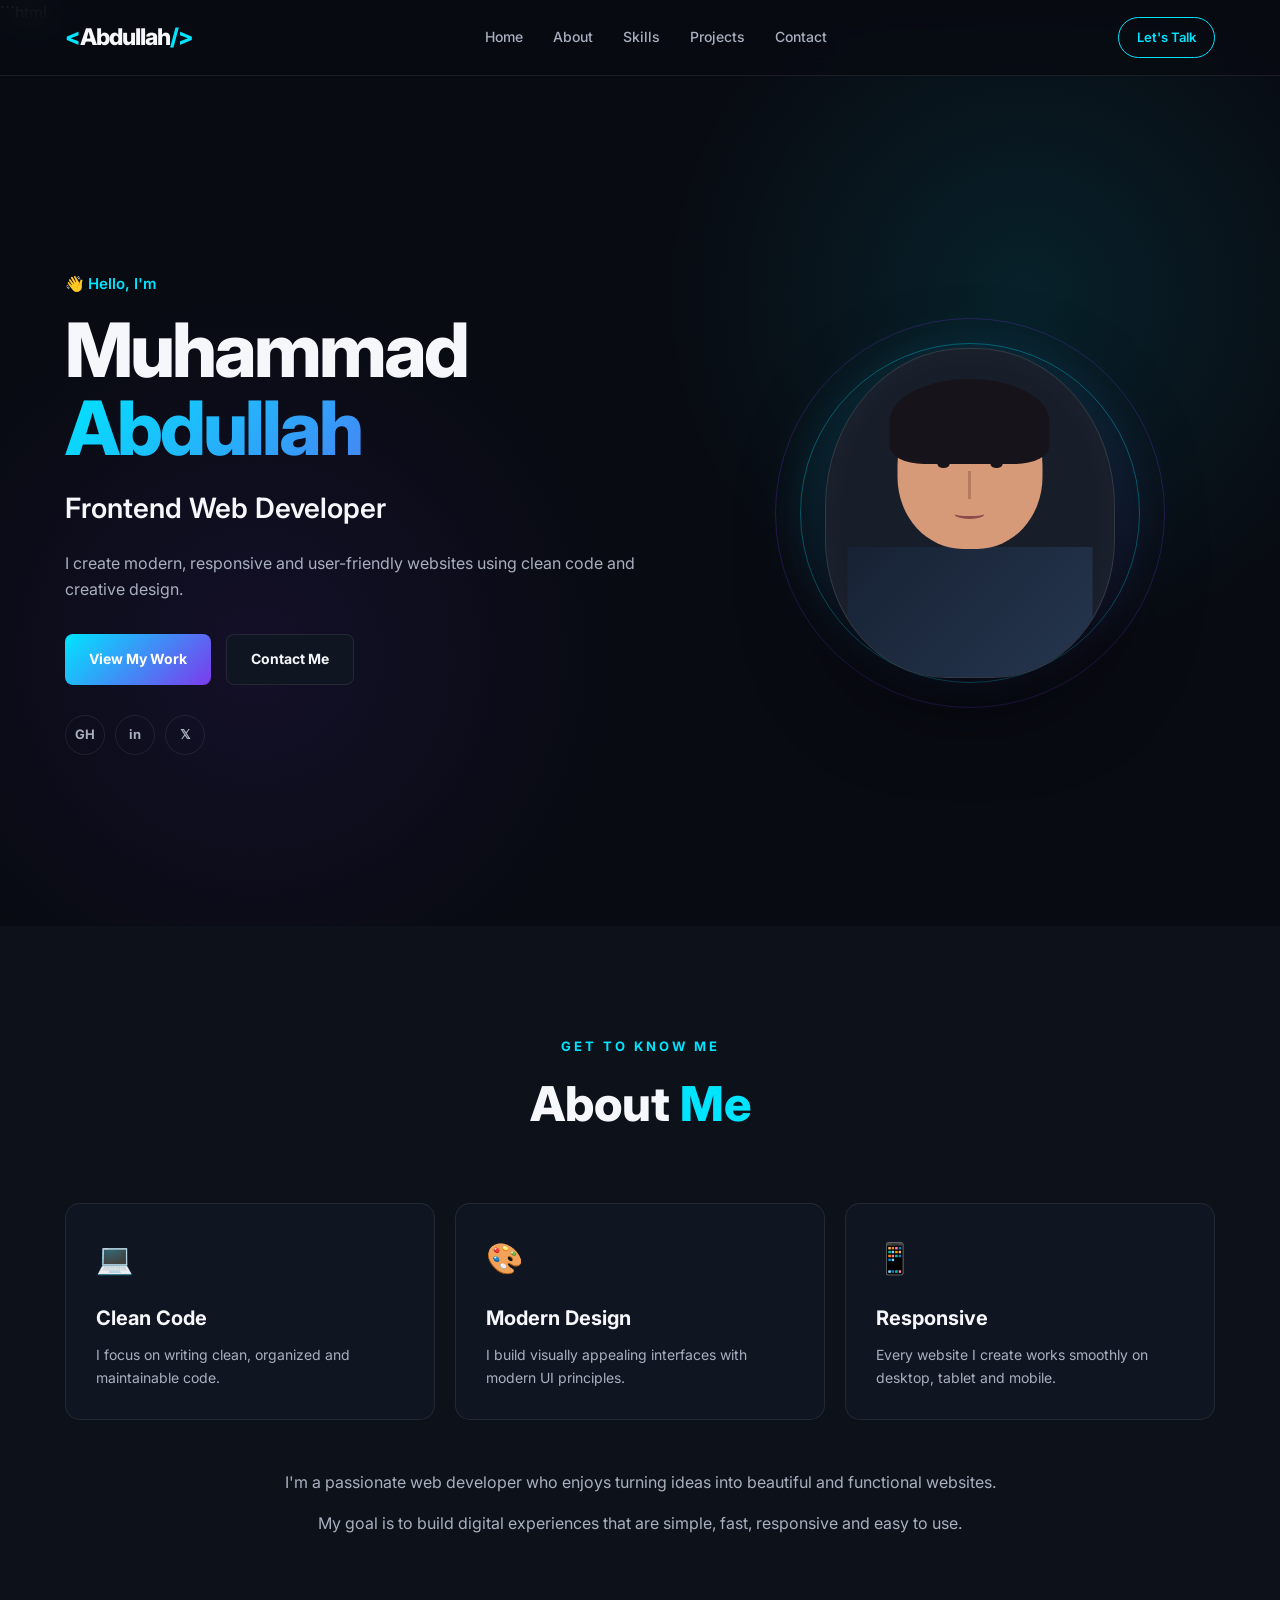
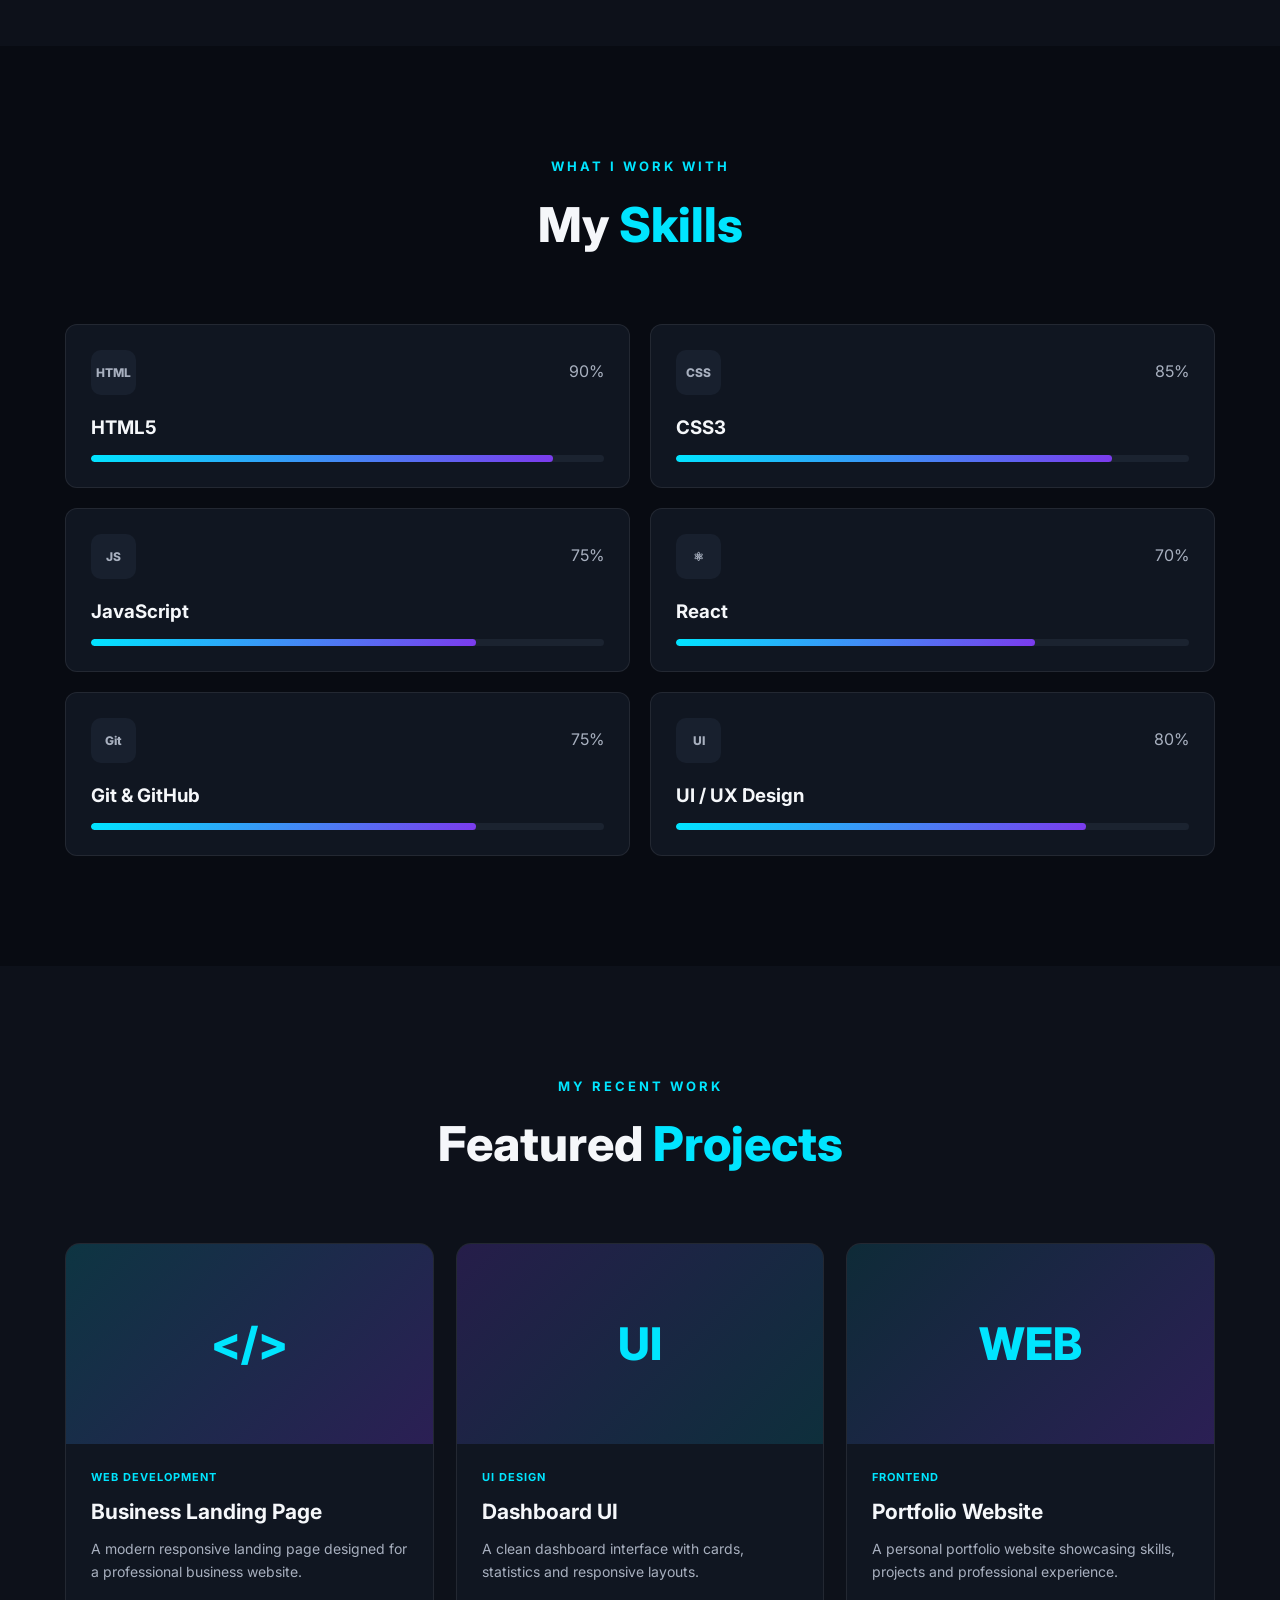
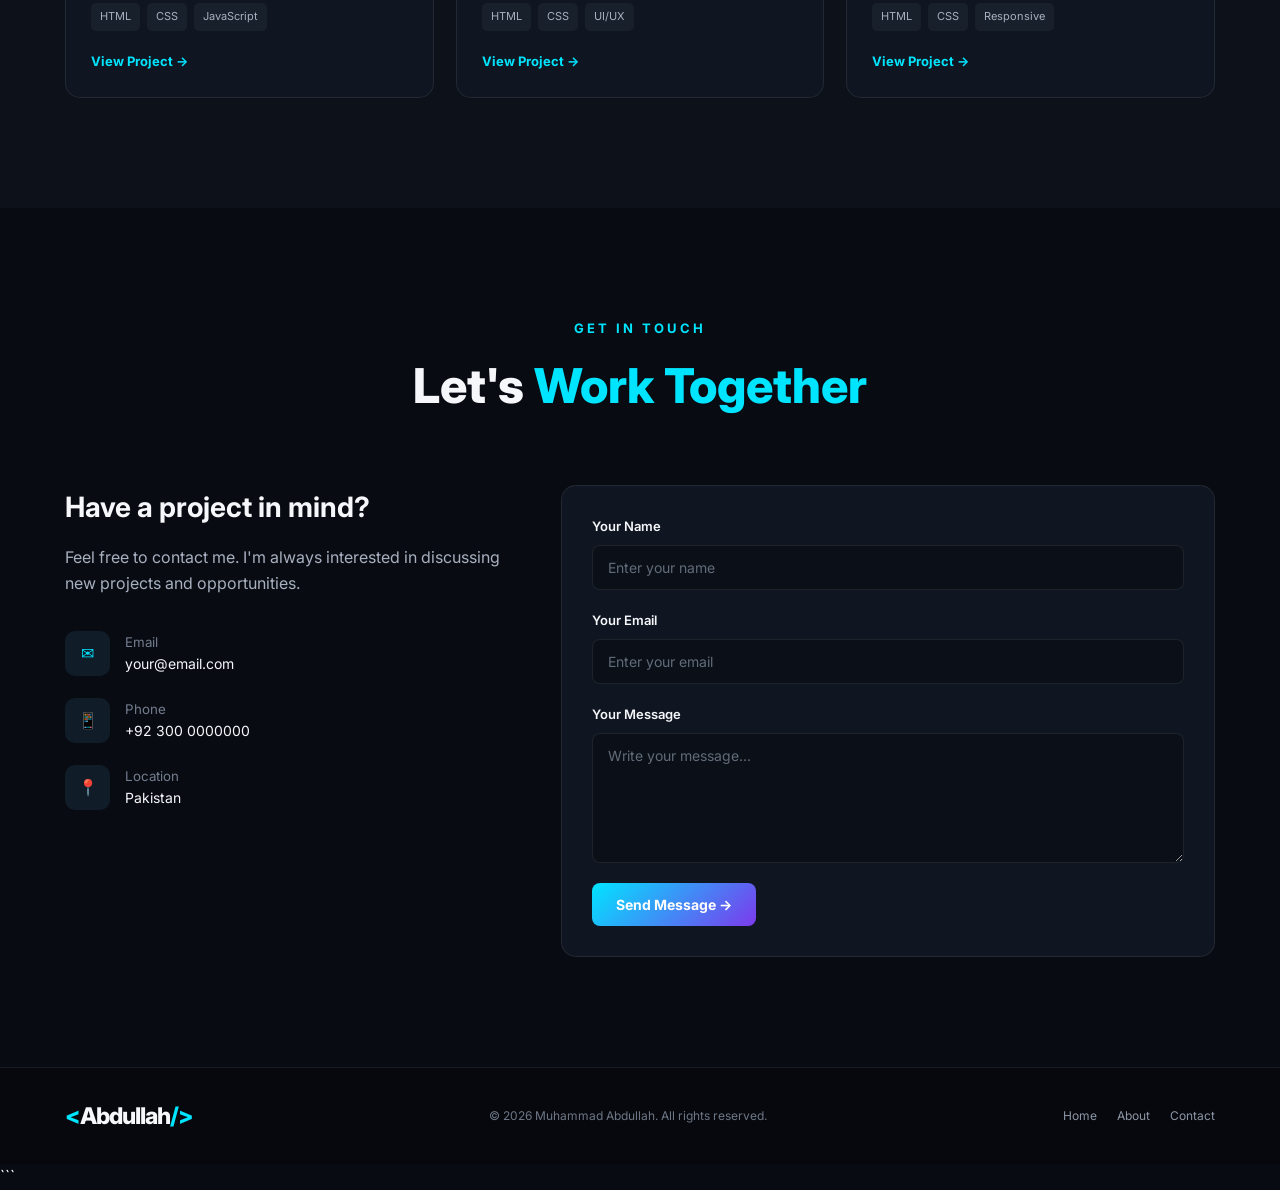
<file: Assignment 1/Portfolio/index.html>
```html
<!DOCTYPE html>
<html lang="en">
<head>
    <meta charset="UTF-8">

    <meta name="viewport" content="width=device-width, initial-scale=1.0">

    <meta
        name="description"
        content="Muhammad Abdullah - Web Developer Portfolio"
    >

    <title>Muhammad Abdullah | Web Developer</title>

    <!-- Google Font -->
    <link rel="preconnect" href="https://fonts.googleapis.com">
    <link rel="preconnect" href="https://fonts.gstatic.com" crossorigin>
    <link
        href="https://fonts.googleapis.com/css2?family=Inter:wght@400;500;600;700;800&display=swap"
        rel="stylesheet"
    >

    <!-- CSS -->
    <link rel="stylesheet" href="style.css">
</head>

<body>

    <!-- ================= HEADER ================= -->
    <header class="header">
        <div class="container nav-container">

            <a href="#home" class="logo">
                <span>&lt;</span>Abdullah<span>/&gt;</span>
            </a>

            <nav class="navbar">
                <a href="#home">Home</a>
                <a href="#about">About</a>
                <a href="#skills">Skills</a>
                <a href="#projects">Projects</a>
                <a href="#contact">Contact</a>
            </nav>

            <a href="#contact" class="nav-btn">Let's Talk</a>

        </div>
    </header>


    <main>

        <!-- ================= HERO ================= -->
        <section id="home" class="hero">
            <div class="container hero-content">

                <div class="hero-text">

                    <p class="small-heading">
                        👋 Hello, I'm
                    </p>

                    <h1>
                        Muhammad <span>Abdullah</span>
                    </h1>

                    <h2>
                        Frontend Web Developer
                    </h2>

                    <p class="hero-description">
                        I create modern, responsive and user-friendly websites
                        using clean code and creative design.
                    </p>

                    <div class="hero-buttons">
                        <a href="#projects" class="btn primary-btn">
                            View My Work
                        </a>

                        <a href="#contact" class="btn secondary-btn">
                            Contact Me
                        </a>
                    </div>

                    <div class="social-links">
                        <a href="#" aria-label="GitHub">GH</a>
                        <a href="#" aria-label="LinkedIn">in</a>
                        <a href="#" aria-label="Twitter">𝕏</a>
                    </div>

                </div>


                <!-- Profile Avatar -->
                <div class="hero-image">

                    <div class="avatar-container">

                        <div class="avatar">
                            <div class="avatar-head">
                                <div class="hair"></div>

                                <div class="face">
                                    <div class="eye left-eye"></div>
                                    <div class="eye right-eye"></div>

                                    <div class="nose"></div>

                                    <div class="mouth"></div>
                                </div>
                            </div>

                            <div class="avatar-body">
                                <div class="shirt"></div>
                            </div>
                        </div>

                        <div class="circle circle-1"></div>
                        <div class="circle circle-2"></div>

                    </div>

                </div>

            </div>
        </section>


        <!-- ================= ABOUT ================= -->
        <section id="about" class="section about">
            <div class="container">

                <div class="section-heading">
                    <p>GET TO KNOW ME</p>
                    <h2>About <span>Me</span></h2>
                </div>

                <div class="about-grid">

                    <div class="about-card">
                        <div class="about-icon">💻</div>
                        <h3>Clean Code</h3>
                        <p>
                            I focus on writing clean, organized and
                            maintainable code.
                        </p>
                    </div>

                    <div class="about-card">
                        <div class="about-icon">🎨</div>
                        <h3>Modern Design</h3>
                        <p>
                            I build visually appealing interfaces with
                            modern UI principles.
                        </p>
                    </div>

                    <div class="about-card">
                        <div class="about-icon">📱</div>
                        <h3>Responsive</h3>
                        <p>
                            Every website I create works smoothly on
                            desktop, tablet and mobile.
                        </p>
                    </div>

                </div>

                <div class="about-text">

                    <p>
                        I'm a passionate web developer who enjoys turning
                        ideas into beautiful and functional websites.
                    </p>

                    <p>
                        My goal is to build digital experiences that are
                        simple, fast, responsive and easy to use.
                    </p>

                </div>

            </div>
        </section>


        <!-- ================= SKILLS ================= -->
        <section id="skills" class="section skills">
            <div class="container">

                <div class="section-heading">
                    <p>WHAT I WORK WITH</p>
                    <h2>My <span>Skills</span></h2>
                </div>

                <div class="skills-grid">

                    <div class="skill-card">
                        <div class="skill-top">
                            <span class="skill-icon html-icon">HTML</span>
                            <span>90%</span>
                        </div>

                        <h3>HTML5</h3>

                        <div class="progress">
                            <div class="progress-bar html-progress"></div>
                        </div>
                    </div>


                    <div class="skill-card">
                        <div class="skill-top">
                            <span class="skill-icon css-icon">CSS</span>
                            <span>85%</span>
                        </div>

                        <h3>CSS3</h3>

                        <div class="progress">
                            <div class="progress-bar css-progress"></div>
                        </div>
                    </div>


                    <div class="skill-card">
                        <div class="skill-top">
                            <span class="skill-icon js-icon">JS</span>
                            <span>75%</span>
                        </div>

                        <h3>JavaScript</h3>

                        <div class="progress">
                            <div class="progress-bar js-progress"></div>
                        </div>
                    </div>


                    <div class="skill-card">
                        <div class="skill-top">
                            <span class="skill-icon react-icon">⚛</span>
                            <span>70%</span>
                        </div>

                        <h3>React</h3>

                        <div class="progress">
                            <div class="progress-bar react-progress"></div>
                        </div>
                    </div>


                    <div class="skill-card">
                        <div class="skill-top">
                            <span class="skill-icon git-icon">Git</span>
                            <span>75%</span>
                        </div>

                        <h3>Git & GitHub</h3>

                        <div class="progress">
                            <div class="progress-bar git-progress"></div>
                        </div>
                    </div>


                    <div class="skill-card">
                        <div class="skill-top">
                            <span class="skill-icon ui-icon">UI</span>
                            <span>80%</span>
                        </div>

                        <h3>UI / UX Design</h3>

                        <div class="progress">
                            <div class="progress-bar ui-progress"></div>
                        </div>
                    </div>

                </div>

            </div>
        </section>


        <!-- ================= PROJECTS ================= -->
        <section id="projects" class="section projects">
            <div class="container">

                <div class="section-heading">
                    <p>MY RECENT WORK</p>
                    <h2>Featured <span>Projects</span></h2>
                </div>

                <div class="projects-grid">

                    <article class="project-card">

                        <div class="project-image project-one">
                            <span>&lt;/&gt;</span>
                        </div>

                        <div class="project-content">

                            <p class="project-category">
                                Web Development
                            </p>

                            <h3>Business Landing Page</h3>

                            <p>
                                A modern responsive landing page designed
                                for a professional business website.
                            </p>

                            <div class="project-tech">
                                <span>HTML</span>
                                <span>CSS</span>
                                <span>JavaScript</span>
                            </div>

                            <a href="#" class="project-link">
                                View Project →
                            </a>

                        </div>

                    </article>


                    <article class="project-card">

                        <div class="project-image project-two">
                            <span>UI</span>
                        </div>

                        <div class="project-content">

                            <p class="project-category">
                                UI Design
                            </p>

                            <h3>Dashboard UI</h3>

                            <p>
                                A clean dashboard interface with cards,
                                statistics and responsive layouts.
                            </p>

                            <div class="project-tech">
                                <span>HTML</span>
                                <span>CSS</span>
                                <span>UI/UX</span>
                            </div>

                            <a href="#" class="project-link">
                                View Project →
                            </a>

                        </div>

                    </article>


                    <article class="project-card">

                        <div class="project-image project-three">
                            <span>WEB</span>
                        </div>

                        <div class="project-content">

                            <p class="project-category">
                                Frontend
                            </p>

                            <h3>Portfolio Website</h3>

                            <p>
                                A personal portfolio website showcasing
                                skills, projects and professional experience.
                            </p>

                            <div class="project-tech">
                                <span>HTML</span>
                                <span>CSS</span>
                                <span>Responsive</span>
                            </div>

                            <a href="#" class="project-link">
                                View Project →
                            </a>

                        </div>

                    </article>

                </div>

            </div>
        </section>


        <!-- ================= CONTACT ================= -->
        <section id="contact" class="section contact">
            <div class="container">

                <div class="section-heading">
                    <p>GET IN TOUCH</p>
                    <h2>Let's <span>Work Together</span></h2>
                </div>

                <div class="contact-grid">

                    <div class="contact-info">

                        <h3>Have a project in mind?</h3>

                        <p>
                            Feel free to contact me. I'm always interested
                            in discussing new projects and opportunities.
                        </p>

                        <div class="contact-item">
                            <div class="contact-icon">✉</div>
                            <div>
                                <small>Email</small>
                                <p>your@email.com</p>
                            </div>
                        </div>

                        <div class="contact-item">
                            <div class="contact-icon">📱</div>
                            <div>
                                <small>Phone</small>
                                <p>+92 300 0000000</p>
                            </div>
                        </div>

                        <div class="contact-item">
                            <div class="contact-icon">📍</div>
                            <div>
                                <small>Location</small>
                                <p>Pakistan</p>
                            </div>
                        </div>

                    </div>


                    <form class="contact-form">

                        <div class="input-group">
                            <label for="name">Your Name</label>
                            <input
                                type="text"
                                id="name"
                                placeholder="Enter your name"
                            >
                        </div>

                        <div class="input-group">
                            <label for="email">Your Email</label>
                            <input
                                type="email"
                                id="email"
                                placeholder="Enter your email"
                            >
                        </div>

                        <div class="input-group">
                            <label for="message">Your Message</label>
                            <textarea
                                id="message"
                                rows="6"
                                placeholder="Write your message..."
                            ></textarea>
                        </div>

                        <button type="submit" class="btn primary-btn">
                            Send Message →
                        </button>

                    </form>

                </div>

            </div>
        </section>

    </main>


    <!-- ================= FOOTER ================= -->
    <footer class="footer">
        <div class="container footer-content">

            <a href="#home" class="logo">
                <span>&lt;</span>Abdullah<span>/&gt;</span>
            </a>

            <p>
                © 2026 Muhammad Abdullah. All rights reserved.
            </p>

            <div class="footer-links">
                <a href="#home">Home</a>
                <a href="#about">About</a>
                <a href="#contact">Contact</a>
            </div>

        </div>
    </footer>

</body>
</html>
```
</file>
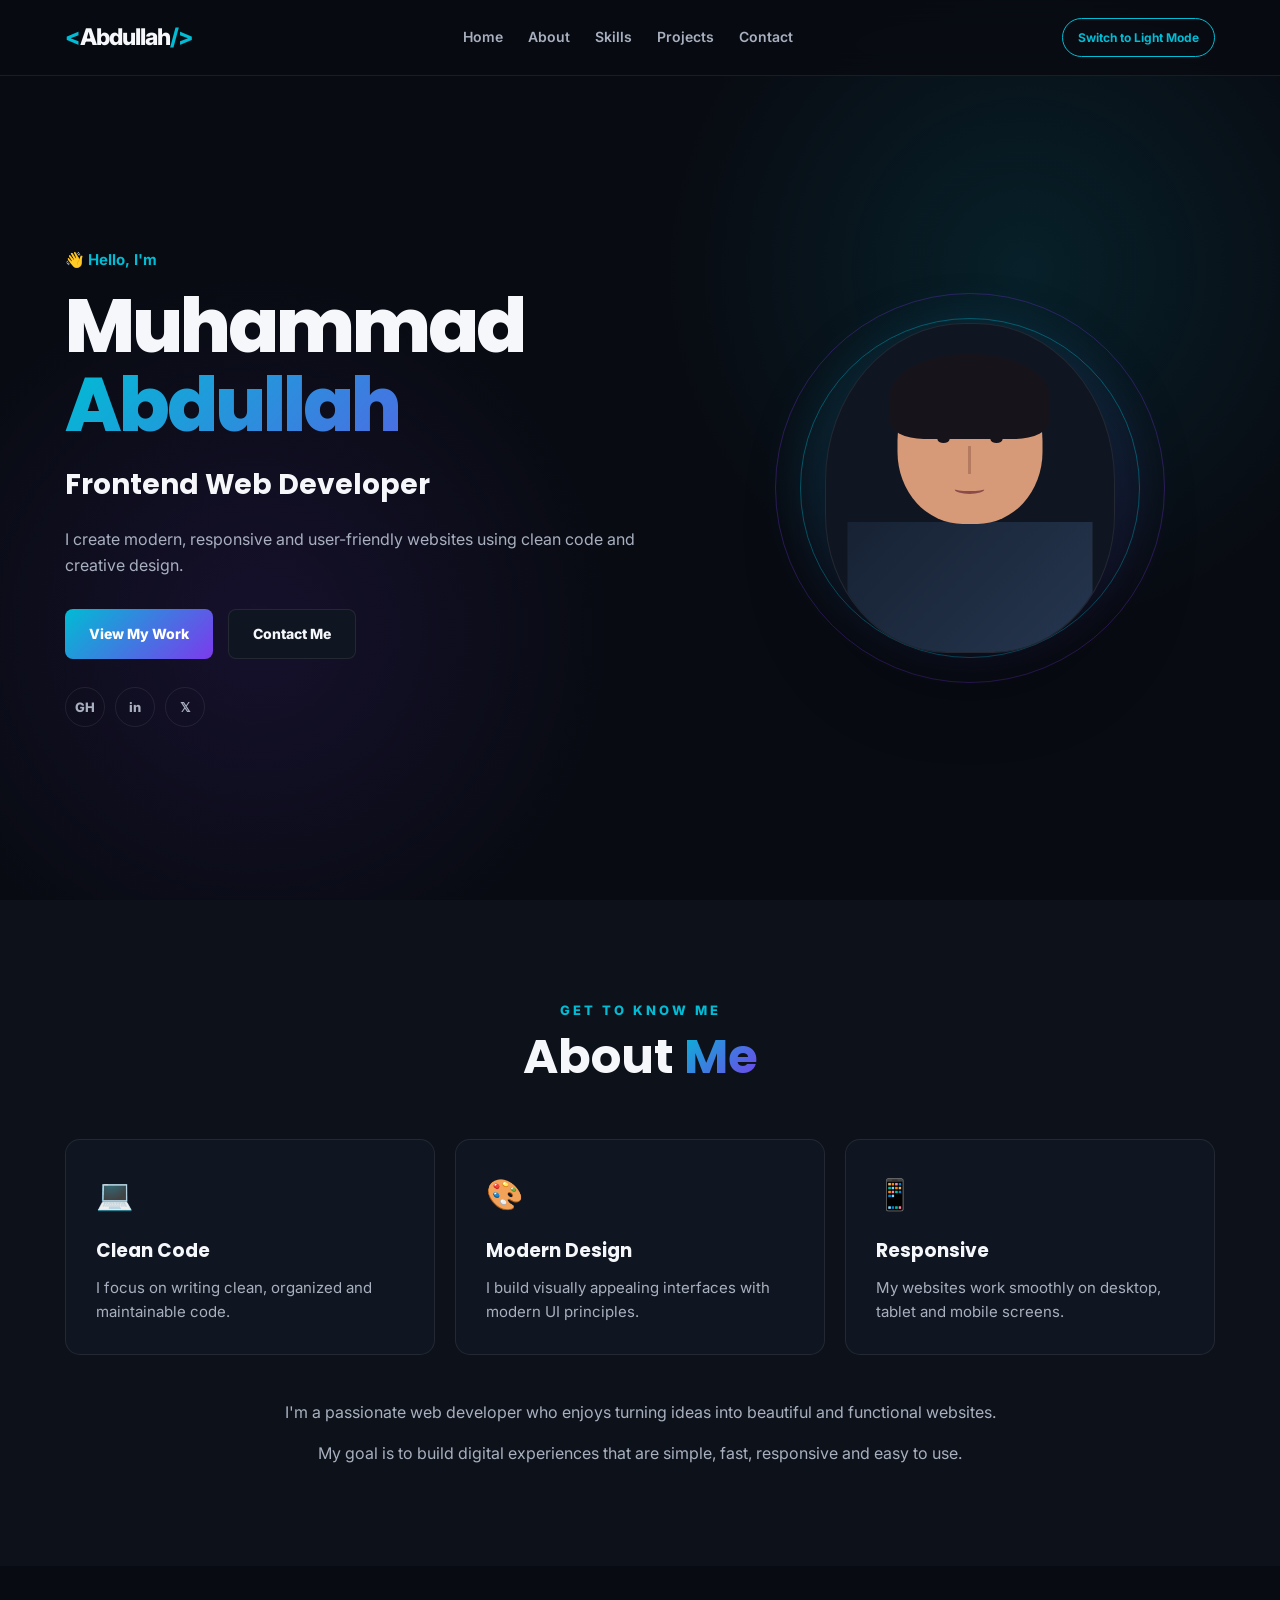
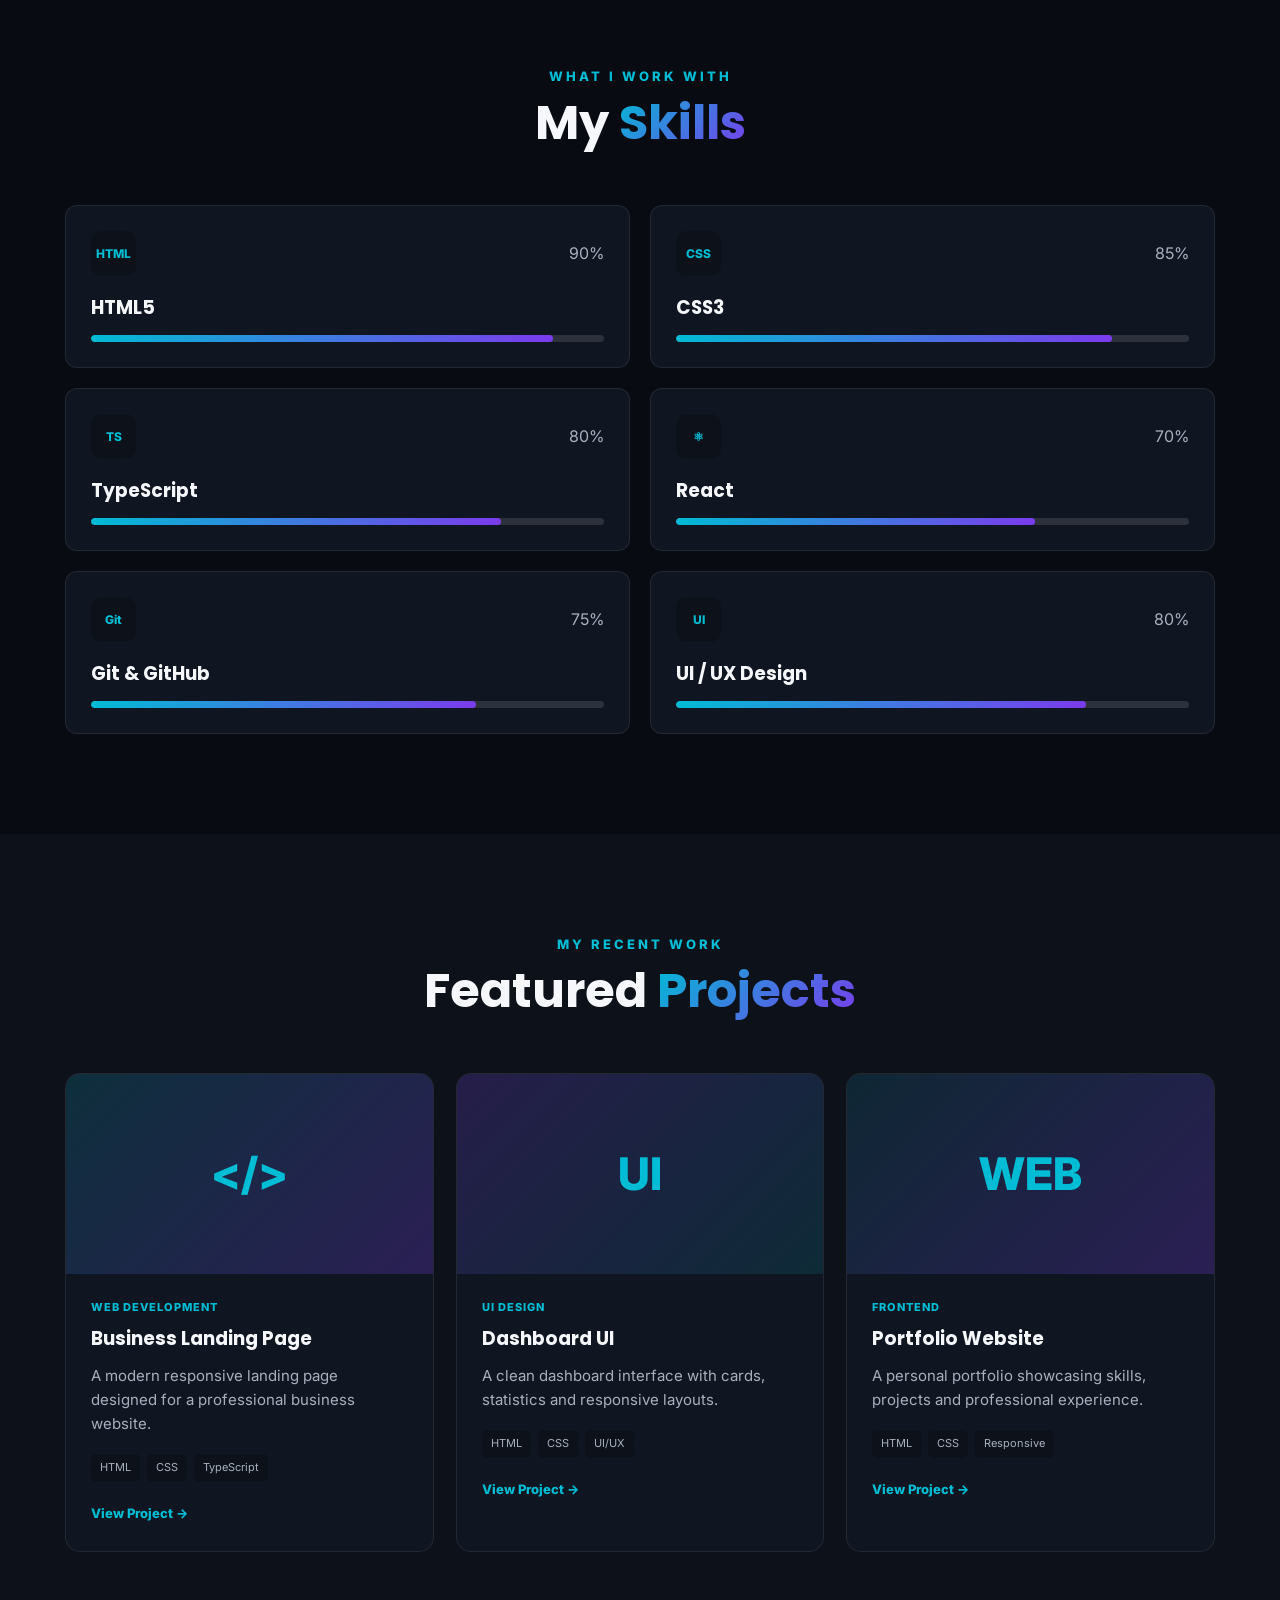
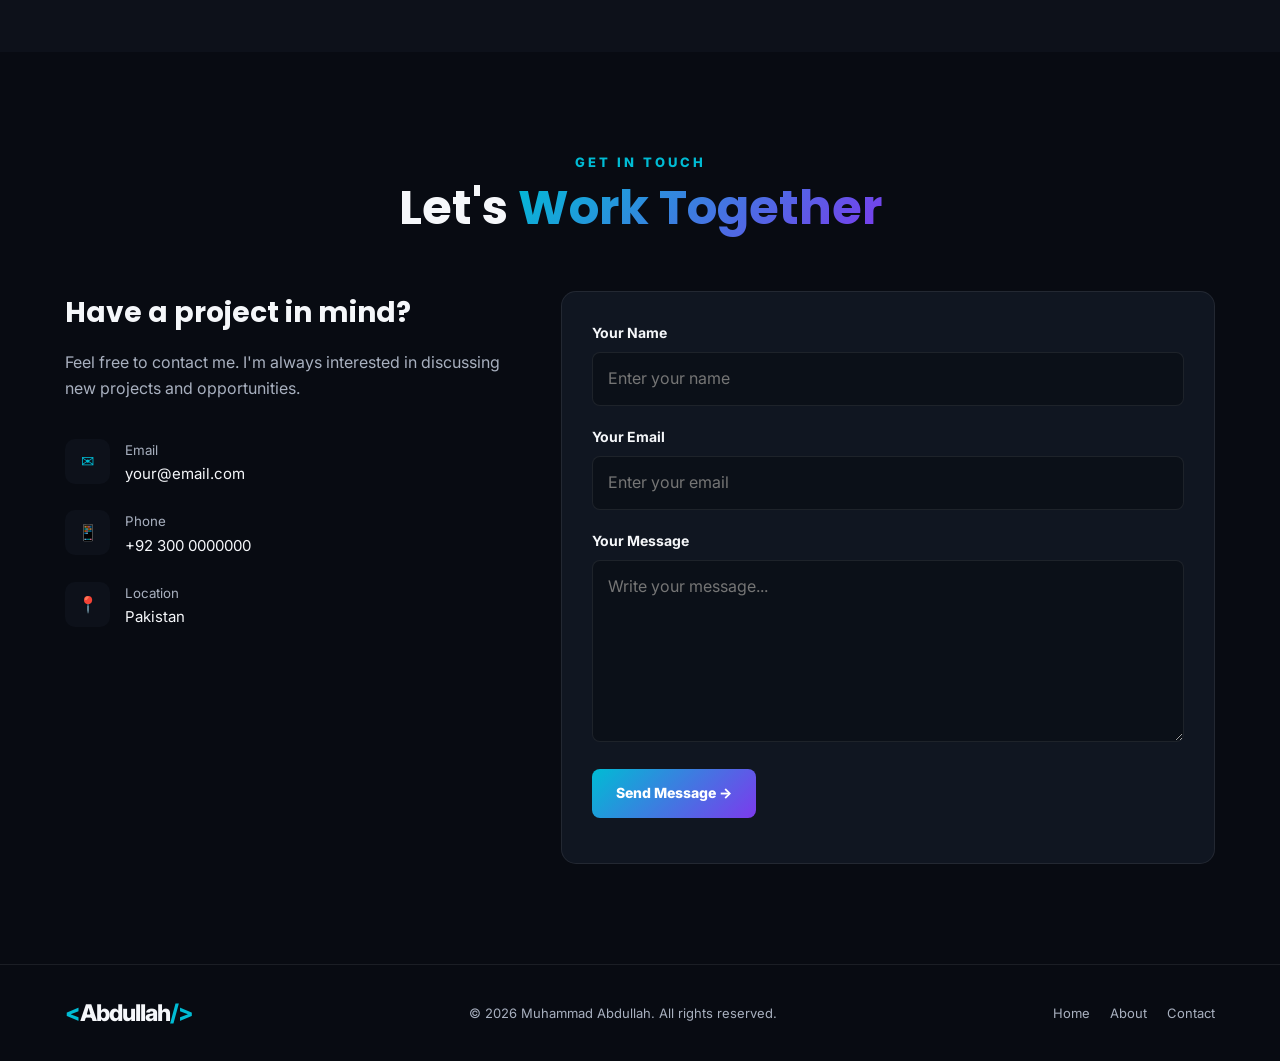
<file: Assignment 2/Portfolio with TS/index.html>
<!DOCTYPE html>
<html lang="en">
<head>
    <meta charset="UTF-8">
    <meta name="viewport" content="width=device-width, initial-scale=1.0">
    <meta name="description" content="Muhammad Abdullah - Web Developer Portfolio">
    <title>Muhammad Abdullah | Web Developer</title>

    <link rel="preconnect" href="https://fonts.googleapis.com">
    <link rel="preconnect" href="https://fonts.gstatic.com" crossorigin>
    <link href="https://fonts.googleapis.com/css2?family=Inter:wght@400;500;600;700;800&family=Poppins:wght@500;600;700;800&display=swap" rel="stylesheet">

    <link rel="stylesheet" href="style.css">
</head>
<body>

    <header class="header">
        <div class="container nav-container">
            <a href="#home" class="logo"><span>&lt;</span>Abdullah<span>/&gt;</span></a>

            <nav class="navbar" id="navbar">
                <a href="#home">Home</a>
                <a href="#about">About</a>
                <a href="#skills">Skills</a>
                <a href="#projects">Projects</a>
                <a href="#contact">Contact</a>
            </nav>

            <button id="themeToggle" class="theme-btn" type="button">
                Switch to Light Mode
            </button>
        </div>
    </header>

    <main>
        <section id="home" class="hero">
            <div class="container hero-content">
                <div class="hero-text">
                    <p class="small-heading">👋 Hello, I'm</p>
                    <h1>Muhammad <span>Abdullah</span></h1>
                    <h2>Frontend Web Developer</h2>
                    <p class="hero-description">
                        I create modern, responsive and user-friendly websites
                        using clean code and creative design.
                    </p>

                    <div class="hero-buttons">
                        <a href="#projects" class="btn primary-btn">View My Work</a>
                        <a href="#contact" class="btn secondary-btn">Contact Me</a>
                    </div>

                    <div class="social-links">
                        <a href="#" aria-label="GitHub">GH</a>
                        <a href="#" aria-label="LinkedIn">in</a>
                        <a href="#" aria-label="X">𝕏</a>
                    </div>
                </div>

                <div class="hero-image">
                    <div class="avatar-container">
                        <div class="avatar">
                            <div class="avatar-head">
                                <div class="hair"></div>
                                <div class="face">
                                    <div class="eye left-eye"></div>
                                    <div class="eye right-eye"></div>
                                    <div class="nose"></div>
                                    <div class="mouth"></div>
                                </div>
                            </div>
                            <div class="avatar-body">
                                <div class="shirt"></div>
                            </div>
                        </div>
                        <div class="circle circle-1"></div>
                        <div class="circle circle-2"></div>
                    </div>
                </div>
            </div>
        </section>

        <section id="about" class="section about">
            <div class="container">
                <div class="section-heading">
                    <p>GET TO KNOW ME</p>
                    <h2>About <span>Me</span></h2>
                </div>

                <div class="about-grid">
                    <article class="about-card">
                        <div class="about-icon">💻</div>
                        <h3>Clean Code</h3>
                        <p>I focus on writing clean, organized and maintainable code.</p>
                    </article>

                    <article class="about-card">
                        <div class="about-icon">🎨</div>
                        <h3>Modern Design</h3>
                        <p>I build visually appealing interfaces with modern UI principles.</p>
                    </article>

                    <article class="about-card">
                        <div class="about-icon">📱</div>
                        <h3>Responsive</h3>
                        <p>My websites work smoothly on desktop, tablet and mobile screens.</p>
                    </article>
                </div>

                <div class="about-text">
                    <p>
                        I'm a passionate web developer who enjoys turning ideas
                        into beautiful and functional websites.
                    </p>
                    <p>
                        My goal is to build digital experiences that are simple,
                        fast, responsive and easy to use.
                    </p>
                </div>
            </div>
        </section>

        <section id="skills" class="section skills">
            <div class="container">
                <div class="section-heading">
                    <p>WHAT I WORK WITH</p>
                    <h2>My <span>Skills</span></h2>
                </div>

                <div class="skills-grid">
                    <article class="skill-card">
                        <div class="skill-top"><span class="skill-icon">HTML</span><span>90%</span></div>
                        <h3>HTML5</h3>
                        <div class="progress"><div class="progress-bar html-progress"></div></div>
                    </article>

                    <article class="skill-card">
                        <div class="skill-top"><span class="skill-icon">CSS</span><span>85%</span></div>
                        <h3>CSS3</h3>
                        <div class="progress"><div class="progress-bar css-progress"></div></div>
                    </article>

                    <article class="skill-card">
                        <div class="skill-top"><span class="skill-icon">TS</span><span>80%</span></div>
                        <h3>TypeScript</h3>
                        <div class="progress"><div class="progress-bar ts-progress"></div></div>
                    </article>

                    <article class="skill-card">
                        <div class="skill-top"><span class="skill-icon">⚛</span><span>70%</span></div>
                        <h3>React</h3>
                        <div class="progress"><div class="progress-bar react-progress"></div></div>
                    </article>

                    <article class="skill-card">
                        <div class="skill-top"><span class="skill-icon">Git</span><span>75%</span></div>
                        <h3>Git & GitHub</h3>
                        <div class="progress"><div class="progress-bar git-progress"></div></div>
                    </article>

                    <article class="skill-card">
                        <div class="skill-top"><span class="skill-icon">UI</span><span>80%</span></div>
                        <h3>UI / UX Design</h3>
                        <div class="progress"><div class="progress-bar ui-progress"></div></div>
                    </article>
                </div>
            </div>
        </section>

        <section id="projects" class="section projects">
            <div class="container">
                <div class="section-heading">
                    <p>MY RECENT WORK</p>
                    <h2>Featured <span>Projects</span></h2>
                </div>

                <div class="projects-grid">
                    <article class="project-card">
                        <div class="project-image project-one"><span>&lt;/&gt;</span></div>
                        <div class="project-content">
                            <p class="project-category">Web Development</p>
                            <h3>Business Landing Page</h3>
                            <p>A modern responsive landing page designed for a professional business website.</p>
                            <div class="project-tech"><span>HTML</span><span>CSS</span><span>TypeScript</span></div>
                            <a href="#" class="project-link">View Project →</a>
                        </div>
                    </article>

                    <article class="project-card">
                        <div class="project-image project-two"><span>UI</span></div>
                        <div class="project-content">
                            <p class="project-category">UI Design</p>
                            <h3>Dashboard UI</h3>
                            <p>A clean dashboard interface with cards, statistics and responsive layouts.</p>
                            <div class="project-tech"><span>HTML</span><span>CSS</span><span>UI/UX</span></div>
                            <a href="#" class="project-link">View Project →</a>
                        </div>
                    </article>

                    <article class="project-card">
                        <div class="project-image project-three"><span>WEB</span></div>
                        <div class="project-content">
                            <p class="project-category">Frontend</p>
                            <h3>Portfolio Website</h3>
                            <p>A personal portfolio showcasing skills, projects and professional experience.</p>
                            <div class="project-tech"><span>HTML</span><span>CSS</span><span>Responsive</span></div>
                            <a href="#" class="project-link">View Project →</a>
                        </div>
                    </article>
                </div>
            </div>
        </section>

        <section id="contact" class="section contact">
            <div class="container">
                <div class="section-heading">
                    <p>GET IN TOUCH</p>
                    <h2>Let's <span>Work Together</span></h2>
                </div>

                <div class="contact-grid">
                    <div class="contact-info">
                        <h3>Have a project in mind?</h3>
                        <p>Feel free to contact me. I'm always interested in discussing new projects and opportunities.</p>

                        <div class="contact-item">
                            <div class="contact-icon">✉</div>
                            <div><small>Email</small><p>your@email.com</p></div>
                        </div>

                        <div class="contact-item">
                            <div class="contact-icon">📱</div>
                            <div><small>Phone</small><p>+92 300 0000000</p></div>
                        </div>

                        <div class="contact-item">
                            <div class="contact-icon">📍</div>
                            <div><small>Location</small><p>Pakistan</p></div>
                        </div>
                    </div>

                    <form class="contact-form" id="contactForm">
                        <div class="input-group">
                            <label for="name">Your Name</label>
                            <input type="text" id="name" required placeholder="Enter your name">
                        </div>

                        <div class="input-group">
                            <label for="email">Your Email</label>
                            <input type="email" id="email" required placeholder="Enter your email">
                        </div>

                        <div class="input-group">
                            <label for="message">Your Message</label>
                            <textarea id="message" rows="6" required placeholder="Write your message..."></textarea>
                        </div>

                        <button type="submit" class="btn primary-btn">Send Message →</button>
                        <p id="formMessage" class="form-message" aria-live="polite"></p>
                    </form>
                </div>
            </div>
        </section>
    </main>

    <footer class="footer">
        <div class="container footer-content">
            <a href="#home" class="logo"><span>&lt;</span>Abdullah<span>/&gt;</span></a>
            <p>© 2026 Muhammad Abdullah. All rights reserved.</p>
            <div class="footer-links">
                <a href="#home">Home</a>
                <a href="#about">About</a>
                <a href="#contact">Contact</a>
            </div>
        </div>
    </footer>

    <!-- Browser runs the compiled JavaScript output. Source code is in script.ts. -->
    <script src="script.js"></script>
</body>
</html>
</file>
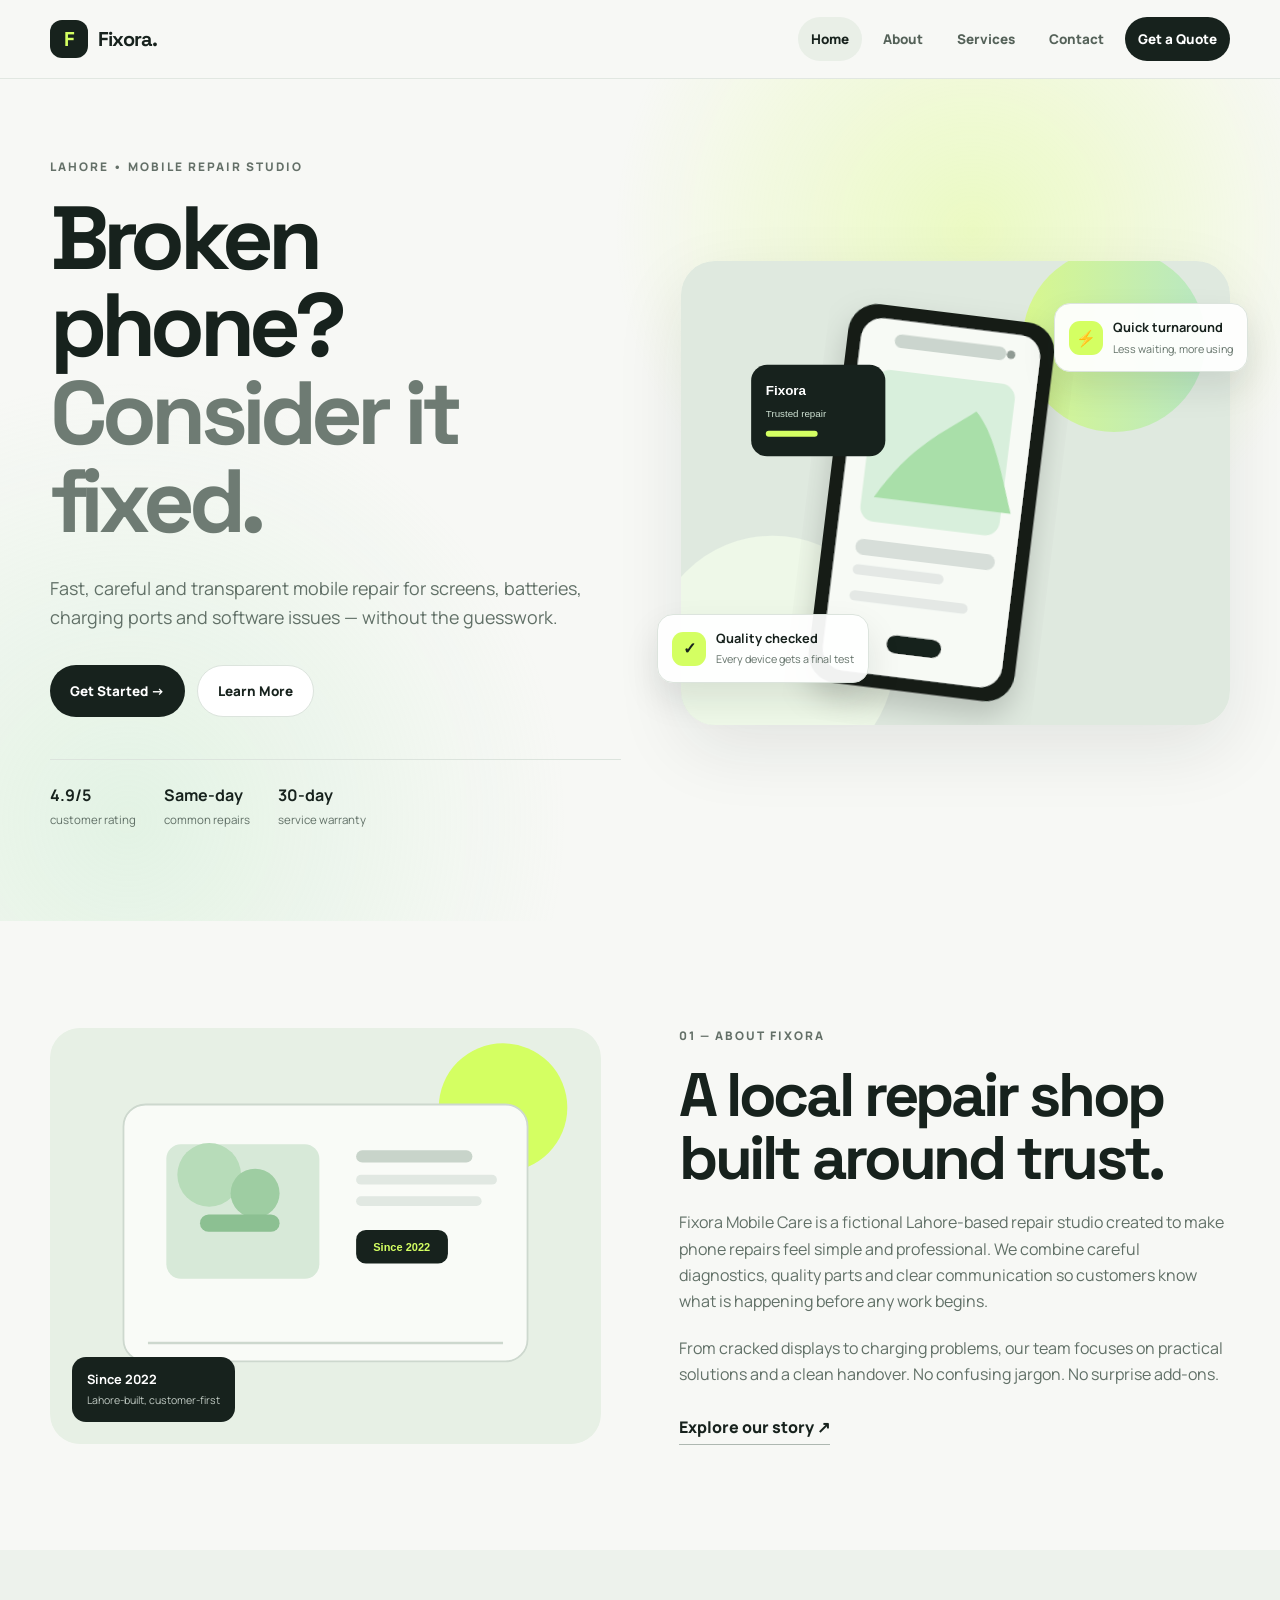
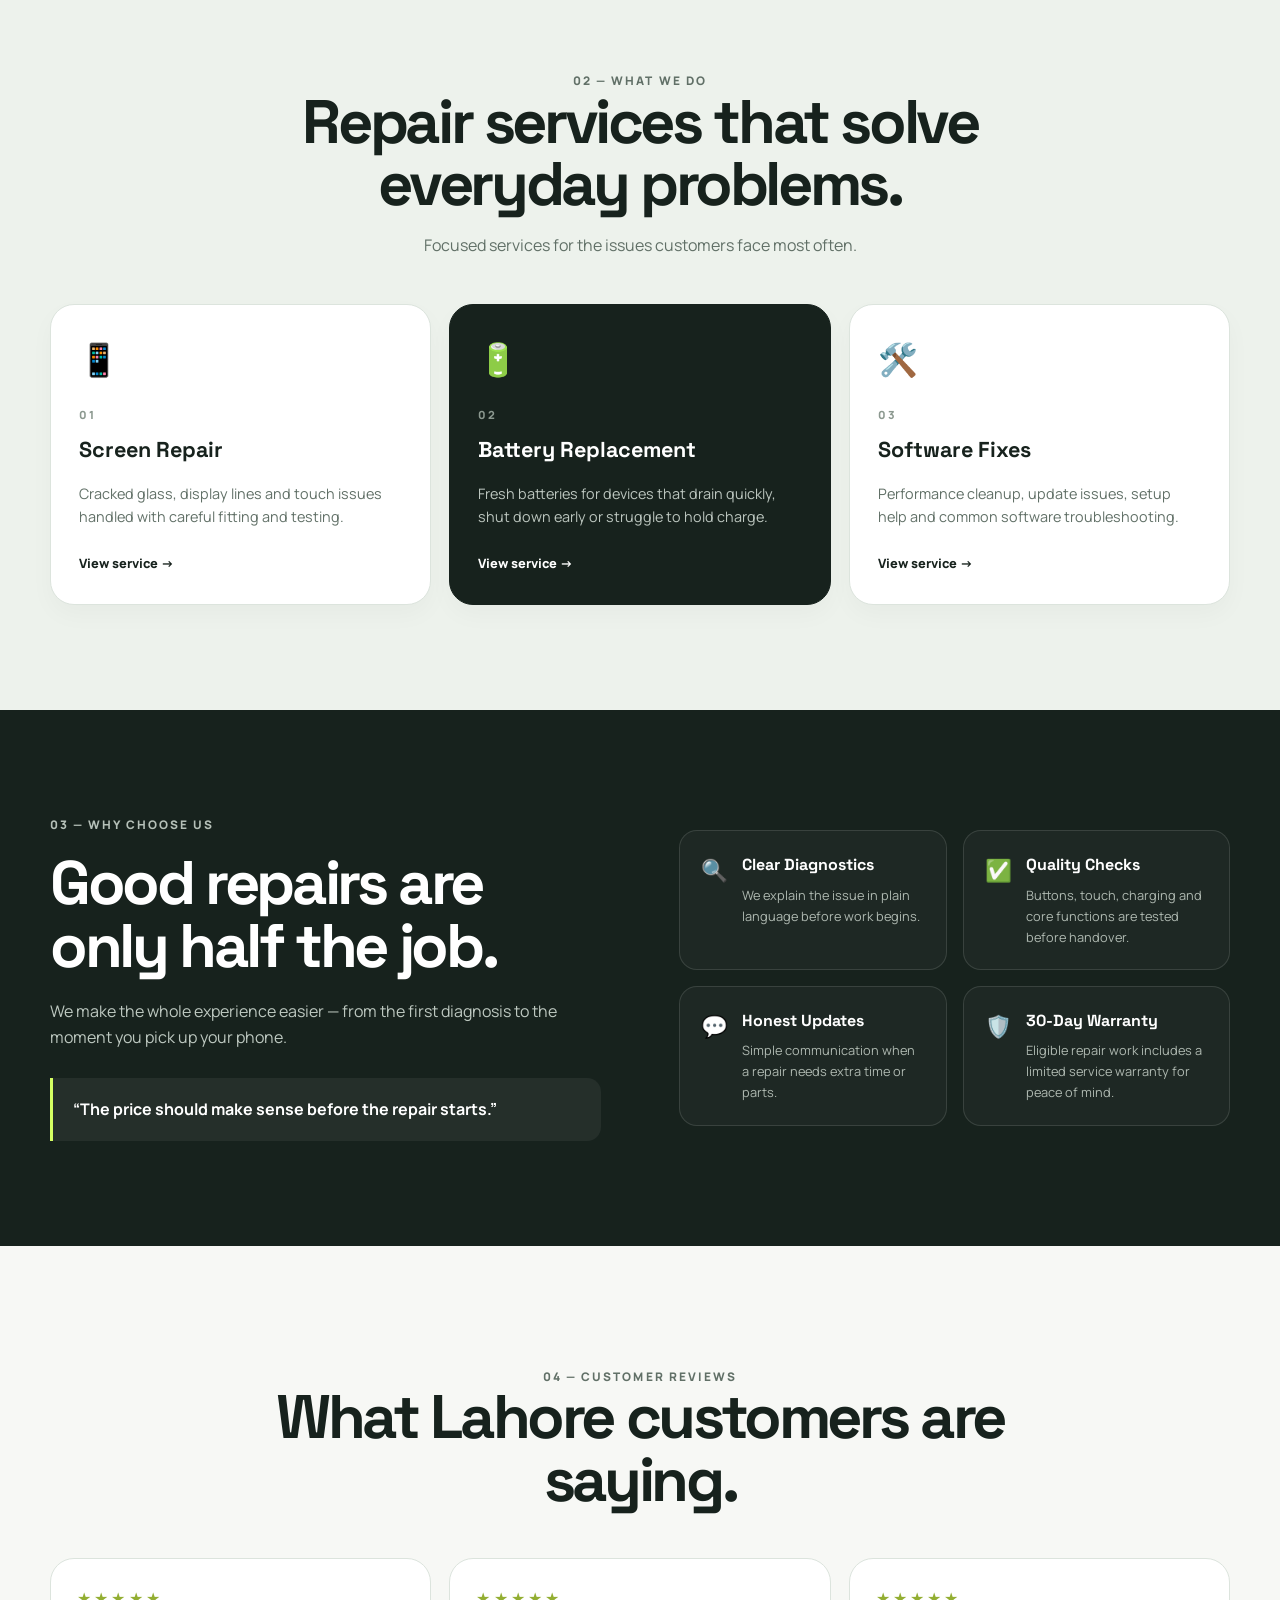
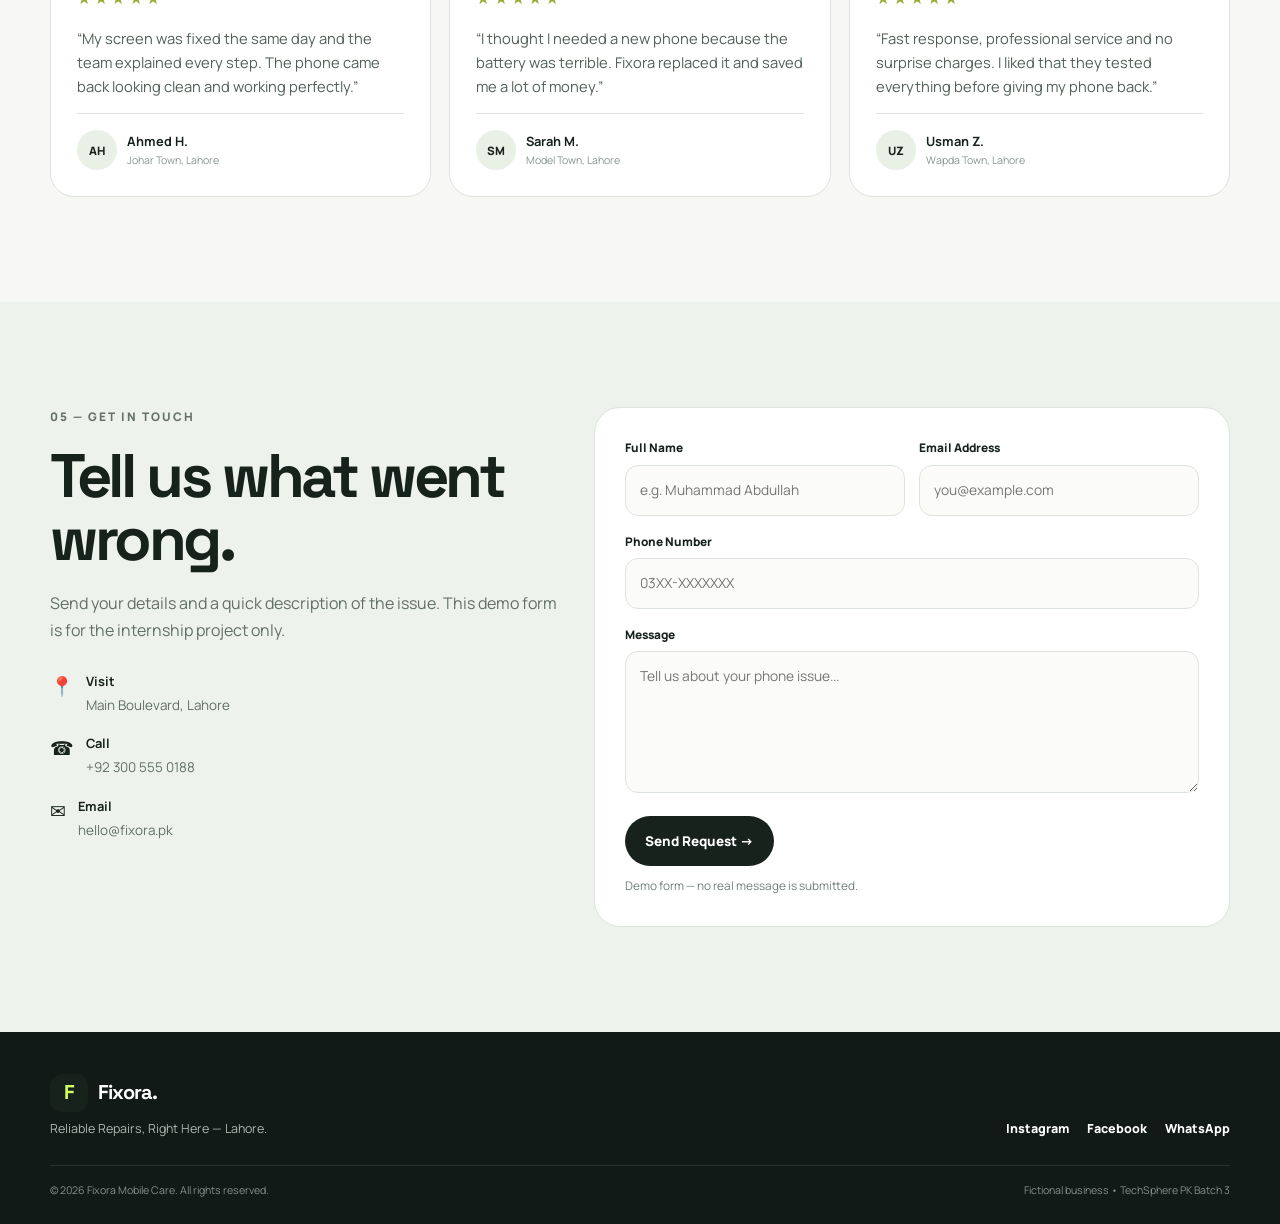
<file: Assignment 4/TechSphere_Week4_Final_Submission/index.html>
<!doctype html><html lang="en"><head><meta charset="UTF-8"><meta name="viewport" content="width=device-width, initial-scale=1.0"><meta name="description" content="Fixora Mobile Care is a fictional Lahore-based mobile repair studio offering reliable screen, battery, charging, and software services."><meta property="og:title" content="Fixora Mobile Care — Home"><meta property="og:description" content="Fixora Mobile Care is a fictional Lahore-based mobile repair studio offering reliable screen, battery, charging, and software services."><meta property="og:type" content="website"><meta property="og:image" content="images/hero.svg"><title>Fixora Mobile Care — Home</title><link rel="icon" type="image/svg+xml" href="images/favicon.svg"><link rel="stylesheet" href="style.css"></head><body><header class="site-header"><div class="container nav-wrap"><a class="brand" href="index.html" aria-label="Fixora Mobile Care home"><span class="brand-mark">F</span><span>Fixora.</span></a><nav class="nav" aria-label="Primary navigation"><a data-page="index.html" href="index.html">Home</a><a data-page="about.html" href="about.html">About</a><a data-page="services.html" href="services.html">Services</a><a data-page="contact.html" href="contact.html">Contact</a><a class="nav-cta" href="contact.html">Get a Quote</a></nav></div></header><main>
<section class="hero"><div class="container hero-grid"><div><p class="eyebrow">Lahore • Mobile Repair Studio</p><h1>Broken phone?<br><span>Consider it fixed.</span></h1><p class="lead">Fast, careful and transparent mobile repair for screens, batteries, charging ports and software issues — without the guesswork.</p><div class="actions"><a class="btn btn-primary" href="contact.html">Get Started →</a><a class="btn btn-secondary" href="services.html">Learn More</a></div><div class="proof"><div><strong>4.9/5</strong><span>customer rating</span></div><div><strong>Same-day</strong><span>common repairs</span></div><div><strong>30-day</strong><span>service warranty</span></div></div></div><div class="hero-art"><img src="images/hero.svg" alt="Illustration of a smartphone being professionally repaired at Fixora Mobile Care"><div class="float-card one"><span class="float-icon">✓</span><div><strong>Quality checked</strong><small>Every device gets a final test</small></div></div><div class="float-card two"><span class="float-icon">⚡</span><div><strong>Quick turnaround</strong><small>Less waiting, more using</small></div></div></div></div></section>
<section class="section"><div class="container grid-2"><div class="about-art"><img src="images/about.svg" alt="Illustration of a Fixora technician inspecting a smartphone at a repair desk"><div class="badge"><strong>Since 2022</strong><span>Lahore-built, customer-first</span></div></div><div><p class="eyebrow">01 — About Fixora</p><h2>A local repair shop built around trust.</h2><p class="body">Fixora Mobile Care is a fictional Lahore-based repair studio created to make phone repairs feel simple and professional. We combine careful diagnostics, quality parts and clear communication so customers know what is happening before any work begins.</p><p class="body">From cracked displays to charging problems, our team focuses on practical solutions and a clean handover. No confusing jargon. No surprise add-ons.</p><a class="text-link" href="about.html">Explore our story ↗</a></div></div></section>
<section class="section soft-section"><div class="container"><div class="section-head"><p class="eyebrow">02 — What We Do</p><h2>Repair services that solve everyday problems.</h2><p>Focused services for the issues customers face most often.</p></div><div class="cards-3"><article class="card"><div class="icon">📱</div><div class="num">01</div><h3>Screen Repair</h3><p>Cracked glass, display lines and touch issues handled with careful fitting and testing.</p><a class="small-link" href="services.html#screen">View service →</a></article><article class="card dark-card"><div class="icon">🔋</div><div class="num">02</div><h3>Battery Replacement</h3><p>Fresh batteries for devices that drain quickly, shut down early or struggle to hold charge.</p><a class="small-link" href="services.html#battery">View service →</a></article><article class="card"><div class="icon">🛠️</div><div class="num">03</div><h3>Software Fixes</h3><p>Performance cleanup, update issues, setup help and common software troubleshooting.</p><a class="small-link" href="services.html#software">View service →</a></article></div></div></section>
<section class="section dark-section"><div class="container grid-2"><div><p class="eyebrow">03 — Why Choose Us</p><h2>Good repairs are only half the job.</h2><p class="body">We make the whole experience easier — from the first diagnosis to the moment you pick up your phone.</p><div class="quote">“The price should make sense before the repair starts.”</div></div><div class="benefits"><div class="benefit"><span class="benefit-icon">🔍</span><div><h3>Clear Diagnostics</h3><p>We explain the issue in plain language before work begins.</p></div></div><div class="benefit"><span class="benefit-icon">✅</span><div><h3>Quality Checks</h3><p>Buttons, touch, charging and core functions are tested before handover.</p></div></div><div class="benefit"><span class="benefit-icon">💬</span><div><h3>Honest Updates</h3><p>Simple communication when a repair needs extra time or parts.</p></div></div><div class="benefit"><span class="benefit-icon">🛡️</span><div><h3>30-Day Warranty</h3><p>Eligible repair work includes a limited service warranty for peace of mind.</p></div></div></div></div></section>
<section class="section"><div class="container"><div class="section-head"><p class="eyebrow">04 — Customer Reviews</p><h2>What Lahore customers are saying.</h2></div><div class="reviews"><article class="review"><div class="stars">★★★★★</div><p>“My screen was fixed the same day and the team explained every step. The phone came back looking clean and working perfectly.”</p><div class="reviewer"><div class="avatar">AH</div><div><strong>Ahmed H.</strong><span>Johar Town, Lahore</span></div></div></article><article class="review"><div class="stars">★★★★★</div><p>“I thought I needed a new phone because the battery was terrible. Fixora replaced it and saved me a lot of money.”</p><div class="reviewer"><div class="avatar">SM</div><div><strong>Sarah M.</strong><span>Model Town, Lahore</span></div></div></article><article class="review"><div class="stars">★★★★★</div><p>“Fast response, professional service and no surprise charges. I liked that they tested everything before giving my phone back.”</p><div class="reviewer"><div class="avatar">UZ</div><div><strong>Usman Z.</strong><span>Wapda Town, Lahore</span></div></div></article></div></div></section>
<section class="section soft-section"><div class="container contact-box"><div><p class="eyebrow">05 — Get in Touch</p><h2>Tell us what went wrong.</h2><p class="body">Send your details and a quick description of the issue. This demo form is for the internship project only.</p><div class="contact-lines"><div class="contact-line"><span class="ico">📍</span><div><strong>Visit</strong><p>Main Boulevard, Lahore</p></div></div><div class="contact-line"><span class="ico">☎</span><div><strong>Call</strong><p>+92 300 555 0188</p></div></div><div class="contact-line"><span class="ico">✉</span><div><strong>Email</strong><p>hello@fixora.pk</p></div></div></div></div><div class="contact-card"><form class="demo-form"><div class="form-grid"><div class="field"><label for="home-name">Full Name</label><input id="home-name" required placeholder="e.g. Muhammad Abdullah"></div><div class="field"><label for="home-email">Email Address</label><input id="home-email" type="email" required placeholder="you@example.com"></div></div><div class="field"><label for="home-phone">Phone Number</label><input id="home-phone" required placeholder="03XX-XXXXXXX"></div><div class="field"><label for="home-message">Message</label><textarea id="home-message" rows="5" required placeholder="Tell us about your phone issue..."></textarea></div><button class="btn btn-primary" type="submit">Send Request →</button><p class="form-note">Demo form — no real message is submitted.</p></form></div></div></section>
</main><footer class="site-footer"><div class="container"><div class="footer-top"><div class="footer-copy"><a class="brand" href="index.html"><span class="brand-mark">F</span><span>Fixora.</span></a><p>Reliable Repairs, Right Here — Lahore.</p></div><div class="footer-links"><a href="https://instagram.com/" target="_blank" rel="noreferrer">Instagram</a><a href="https://facebook.com/" target="_blank" rel="noreferrer">Facebook</a><a href="https://wa.me/923005550188" target="_blank" rel="noreferrer">WhatsApp</a></div></div><div class="footer-bottom"><span>© 2026 Fixora Mobile Care. All rights reserved.</span><span>Fictional business • TechSphere PK Batch 3</span></div></div></footer><div class="notice" id="notice"></div><script src="script.js"></script></body></html>
</file>
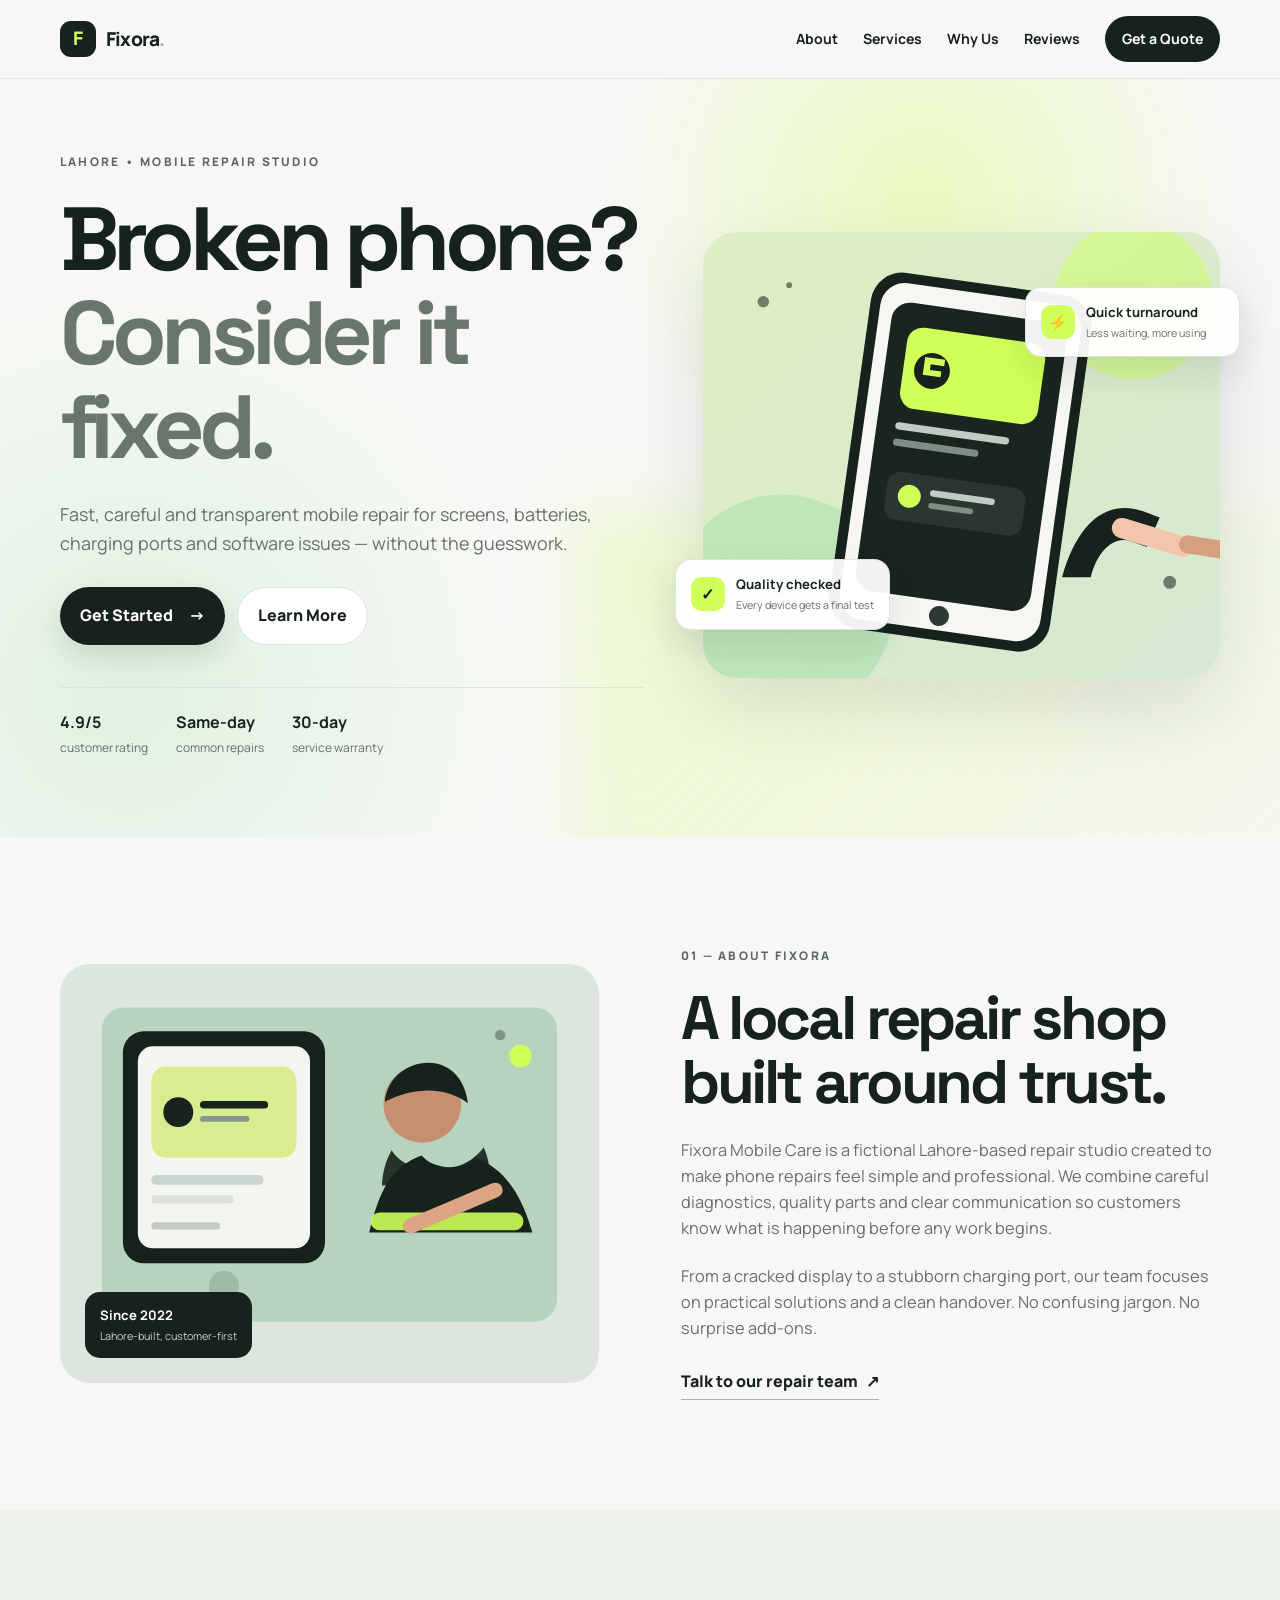
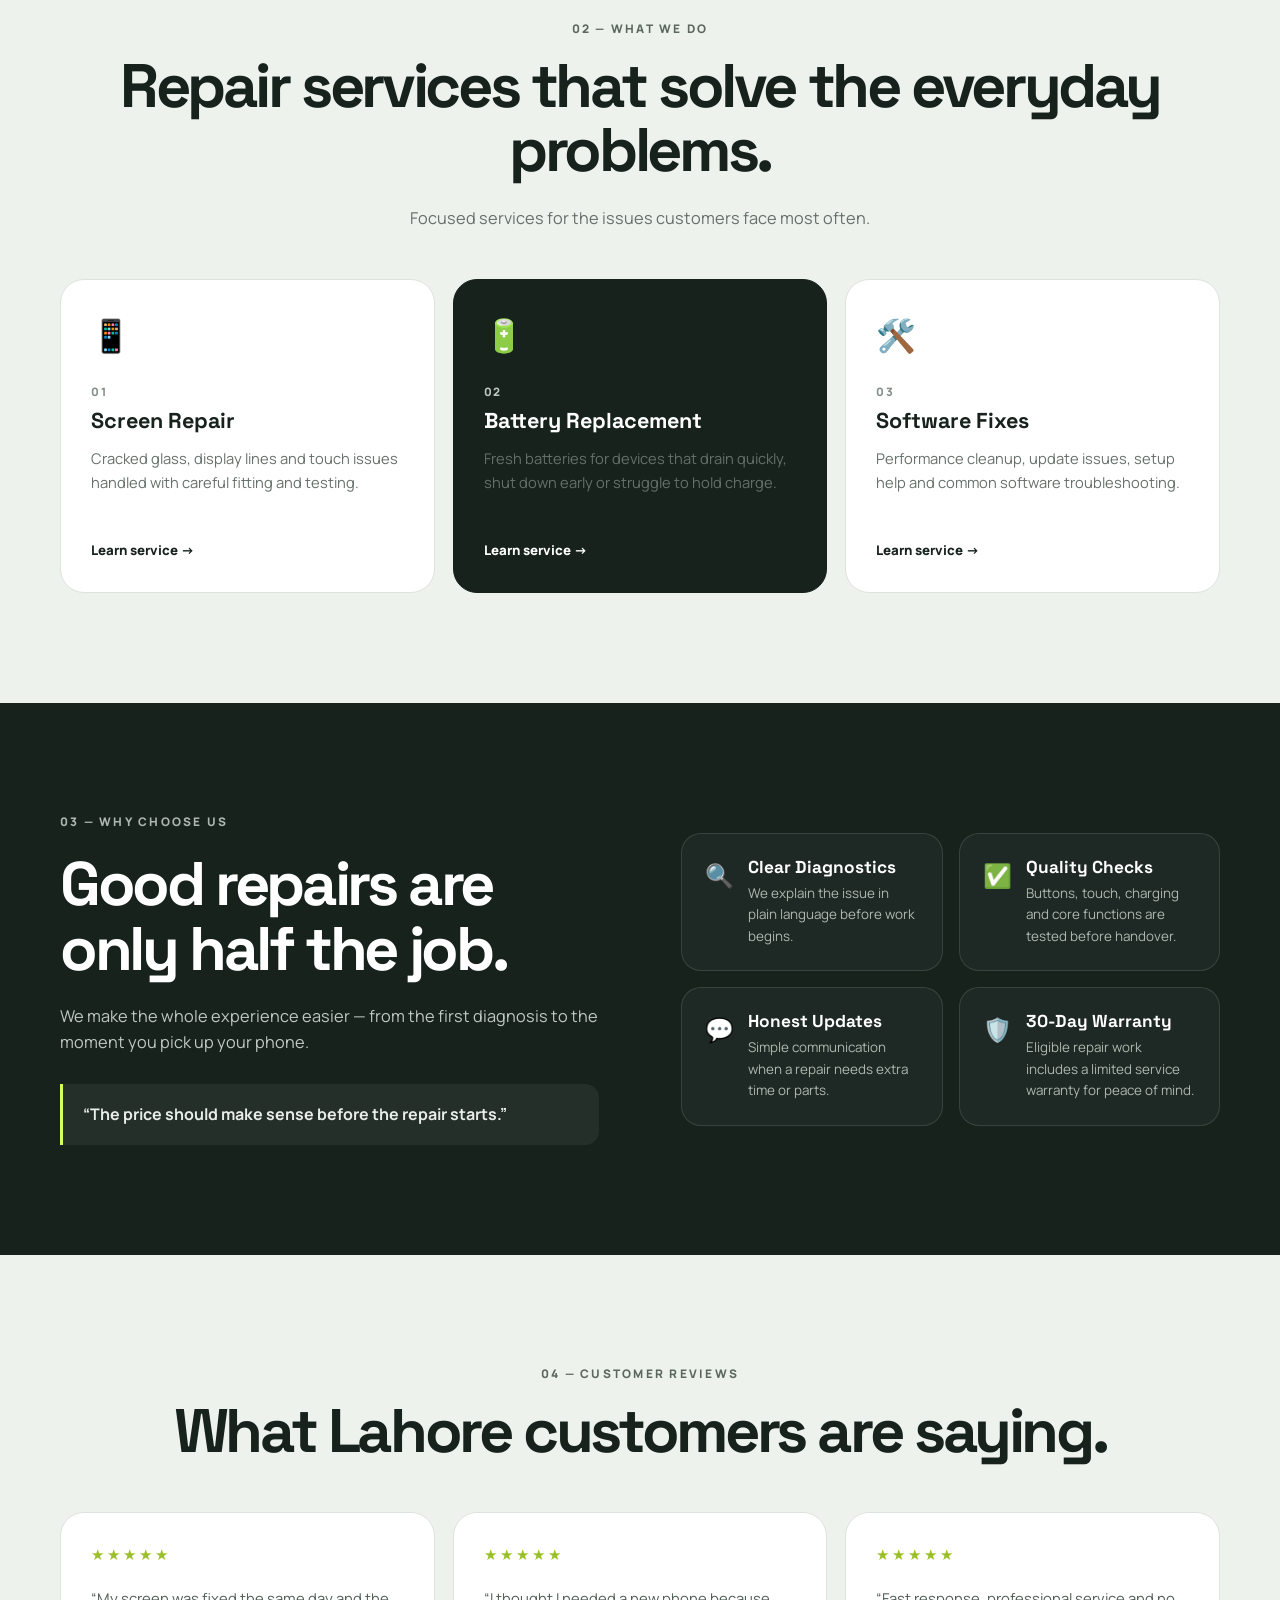
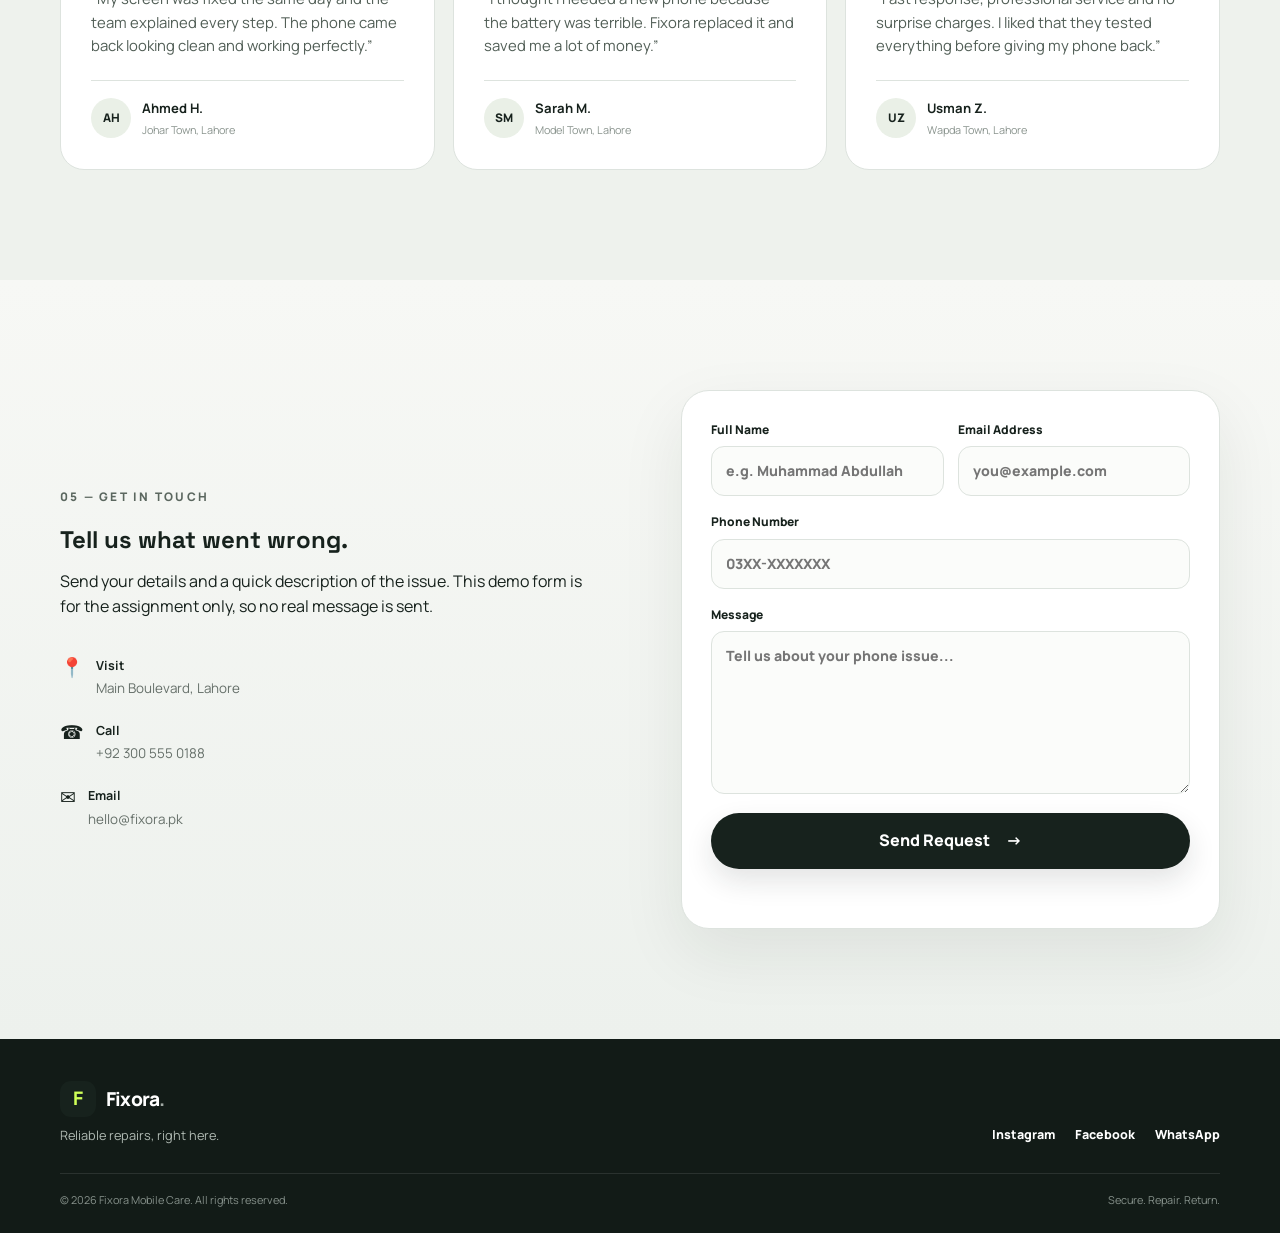
<file: Asiignment 3/techsphere_week3_final_submission/techsphere_week3_submission/index.html>
<!DOCTYPE html>
<html lang="en">
<head>
  <meta charset="UTF-8">
  <meta name="viewport" content="width=device-width, initial-scale=1.0">
  <meta name="description" content="Fixora Mobile Care is a fictional Lahore-based mobile repair studio offering reliable screen, battery, and software services.">
  <meta property="og:title" content="Fixora Mobile Care">
  <meta property="og:description" content="Reliable mobile repair, battery replacement, and software support in Lahore.">
  <meta property="og:type" content="website">
  <meta property="og:image" content="images/hero.svg">
  <title>Fixora Mobile Care — Reliable Repairs, Right Here</title>
  <link rel="icon" type="image/svg+xml" href="images/favicon.svg">
  <link rel="preconnect" href="https://fonts.googleapis.com">
  <link rel="preconnect" href="https://fonts.gstatic.com" crossorigin>
  <link href="https://fonts.googleapis.com/css2?family=Manrope:wght@400;500;600;700;800&family=Space+Grotesk:wght@500;600;700&display=swap" rel="stylesheet">
  <link rel="stylesheet" href="style.css">
</head>
<body>
  <header class="site-header">
    <div class="container nav-wrap">
      <a class="brand" href="#home" aria-label="Fixora Mobile Care home">
        <span class="brand-mark">F</span>
        <span>Fixora<span class="brand-muted">.</span></span>
      </a>
      <nav class="nav" aria-label="Primary navigation">
        <a href="#about">About</a>
        <a href="#services">Services</a>
        <a href="#why-us">Why Us</a>
        <a href="#testimonials">Reviews</a>
        <a class="nav-cta" href="#contact">Get a Quote</a>
      </nav>
    </div>
  </header>

  <main>
    <section id="home" class="hero">
      <div class="container hero-grid">
        <div class="hero-copy">
          <p class="eyebrow">Lahore • Mobile Repair Studio</p>
          <h1>Broken phone?<br><span>Consider it fixed.</span></h1>
          <p class="hero-text">Fast, careful and transparent mobile repair for screens, batteries, charging ports and software issues — without the guesswork.</p>
          <div class="hero-actions">
            <a class="btn btn-primary" href="#contact">Get Started <span>→</span></a>
            <a class="btn btn-secondary" href="#services">Learn More</a>
          </div>
          <div class="hero-proof">
            <div><strong>4.9/5</strong><span>customer rating</span></div>
            <div><strong>Same-day</strong><span>common repairs</span></div>
            <div><strong>30-day</strong><span>service warranty</span></div>
          </div>
        </div>
        <div class="hero-visual">
          <img src="images/hero.svg" alt="Illustration of a smartphone being professionally repaired at Fixora Mobile Care">
          <div class="floating-card floating-card-one"><span class="mini-icon">✓</span><div><strong>Quality checked</strong><small>Every device gets a final test</small></div></div>
          <div class="floating-card floating-card-two"><span class="mini-icon">⚡</span><div><strong>Quick turnaround</strong><small>Less waiting, more using</small></div></div>
        </div>
      </div>
    </section>

    <section id="about" class="section about-section">
      <div class="container about-grid">
        <div class="section-image-wrap">
          <img src="images/about.svg" alt="Illustration of a technician inspecting a smartphone at a repair desk">
          <div class="image-badge"><strong>Since 2022</strong><span>Lahore-built, customer-first</span></div>
        </div>
        <div class="section-copy">
          <p class="eyebrow">01 — About Fixora</p>
          <h2>A local repair shop built around trust.</h2>
          <p>Fixora Mobile Care is a fictional Lahore-based repair studio created to make phone repairs feel simple and professional. We combine careful diagnostics, quality parts and clear communication so customers know what is happening before any work begins.</p>
          <p>From a cracked display to a stubborn charging port, our team focuses on practical solutions and a clean handover. No confusing jargon. No surprise add-ons.</p>
          <a class="text-link" href="#contact">Talk to our repair team <span>↗</span></a>
        </div>
      </div>
    </section>

    <section id="services" class="section services-section">
      <div class="container">
        <div class="section-heading centered">
          <p class="eyebrow">02 — What We Do</p>
          <h2>Repair services that solve the everyday problems.</h2>
          <p>Focused services for the issues customers face most often.</p>
        </div>
        <div class="service-grid">
          <article class="service-card">
            <div class="service-icon">📱</div>
            <div class="service-num">01</div>
            <h3>Screen Repair</h3>
            <p>Cracked glass, display lines and touch issues handled with careful fitting and testing.</p>
            <a href="#contact" aria-label="Ask about screen repair">Learn service →</a>
          </article>
          <article class="service-card featured-card">
            <div class="service-icon">🔋</div>
            <div class="service-num">02</div>
            <h3>Battery Replacement</h3>
            <p>Fresh batteries for devices that drain quickly, shut down early or struggle to hold charge.</p>
            <a href="#contact" aria-label="Ask about battery replacement">Learn service →</a>
          </article>
          <article class="service-card">
            <div class="service-icon">🛠️</div>
            <div class="service-num">03</div>
            <h3>Software Fixes</h3>
            <p>Performance cleanup, update issues, setup help and common software troubleshooting.</p>
            <a href="#contact" aria-label="Ask about software fixes">Learn service →</a>
          </article>
        </div>
      </div>
    </section>

    <section id="why-us" class="section why-section">
      <div class="container why-grid">
        <div class="section-copy">
          <p class="eyebrow">03 — Why Choose Us</p>
          <h2>Good repairs are only half the job.</h2>
          <p>We make the whole experience easier — from the first diagnosis to the moment you pick up your phone.</p>
          <div class="why-note">“The price should make sense before the repair starts.”</div>
        </div>
        <div class="benefit-grid">
          <div class="benefit"><span>🔍</span><div><h3>Clear Diagnostics</h3><p>We explain the issue in plain language before work begins.</p></div></div>
          <div class="benefit"><span>✅</span><div><h3>Quality Checks</h3><p>Buttons, touch, charging and core functions are tested before handover.</p></div></div>
          <div class="benefit"><span>💬</span><div><h3>Honest Updates</h3><p>Simple communication when a repair needs extra time or parts.</p></div></div>
          <div class="benefit"><span>🛡️</span><div><h3>30-Day Warranty</h3><p>Eligible repair work includes a limited service warranty for peace of mind.</p></div></div>
        </div>
      </div>
    </section>

    <section id="testimonials" class="section testimonials-section">
      <div class="container">
        <div class="section-heading centered">
          <p class="eyebrow">04 — Customer Reviews</p>
          <h2>What Lahore customers are saying.</h2>
        </div>
        <div class="review-grid">
          <article class="review-card"><div class="stars" aria-label="5 out of 5 stars">★★★★★</div><p>“My screen was fixed the same day and the team explained every step. The phone came back looking clean and working perfectly.”</p><div class="reviewer"><div class="avatar">AH</div><div><strong>Ahmed H.</strong><span>Johar Town, Lahore</span></div></div></article>
          <article class="review-card"><div class="stars" aria-label="5 out of 5 stars">★★★★★</div><p>“I thought I needed a new phone because the battery was terrible. Fixora replaced it and saved me a lot of money.”</p><div class="reviewer"><div class="avatar">SM</div><div><strong>Sarah M.</strong><span>Model Town, Lahore</span></div></div></article>
          <article class="review-card"><div class="stars" aria-label="5 out of 5 stars">★★★★★</div><p>“Fast response, professional service and no surprise charges. I liked that they tested everything before giving my phone back.”</p><div class="reviewer"><div class="avatar">UZ</div><div><strong>Usman Z.</strong><span>Wapda Town, Lahore</span></div></div></article>
        </div>
      </div>
    </section>

    <section id="contact" class="section contact-section">
      <div class="container contact-grid">
        <div class="contact-copy">
          <p class="eyebrow">05 — Get in Touch</p>
          <h2>Tell us what went wrong.</h2>
          <p>Send your details and a quick description of the issue. This demo form is for the assignment only, so no real message is sent.</p>
          <div class="contact-lines">
            <div><span>📍</span><div><strong>Visit</strong><p>Main Boulevard, Lahore</p></div></div>
            <div><span>☎</span><div><strong>Call</strong><p>+92 300 555 0188</p></div></div>
            <div><span>✉</span><div><strong>Email</strong><p>hello@fixora.pk</p></div></div>
          </div>
        </div>
        <form class="contact-form" id="contactForm">
          <div class="form-row">
            <label>Full Name<input type="text" name="name" placeholder="e.g. Muhammad Abdullah" required></label>
            <label>Email Address<input type="email" name="email" placeholder="you@example.com" required></label>
          </div>
          <label>Phone Number<input type="tel" name="phone" placeholder="03XX-XXXXXXX" required></label>
          <label>Message<textarea name="message" rows="6" placeholder="Tell us about your phone issue..." required></textarea></label>
          <button type="submit" class="btn btn-primary form-submit">Send Request <span>→</span></button>
          <p class="form-message" id="formMessage" role="status"></p>
        </form>
      </div>
    </section>
  </main>

  <footer class="site-footer">
    <div class="container footer-main">
      <div><a class="brand footer-brand" href="#home"><span class="brand-mark">F</span><span>Fixora<span class="brand-muted">.</span></span></a><p>Reliable repairs, right here.</p></div>
      <div class="socials" aria-label="Social media links"><a href="#" aria-label="Instagram">Instagram</a><a href="#" aria-label="Facebook">Facebook</a><a href="#" aria-label="WhatsApp">WhatsApp</a></div>
    </div>
    <div class="container footer-bottom"><span>© 2026 Fixora Mobile Care. All rights reserved.</span><span>Secure. Repair. Return.</span></div>
  </footer>

  <script src="script.js"></script>
</body>
</html>
</file>
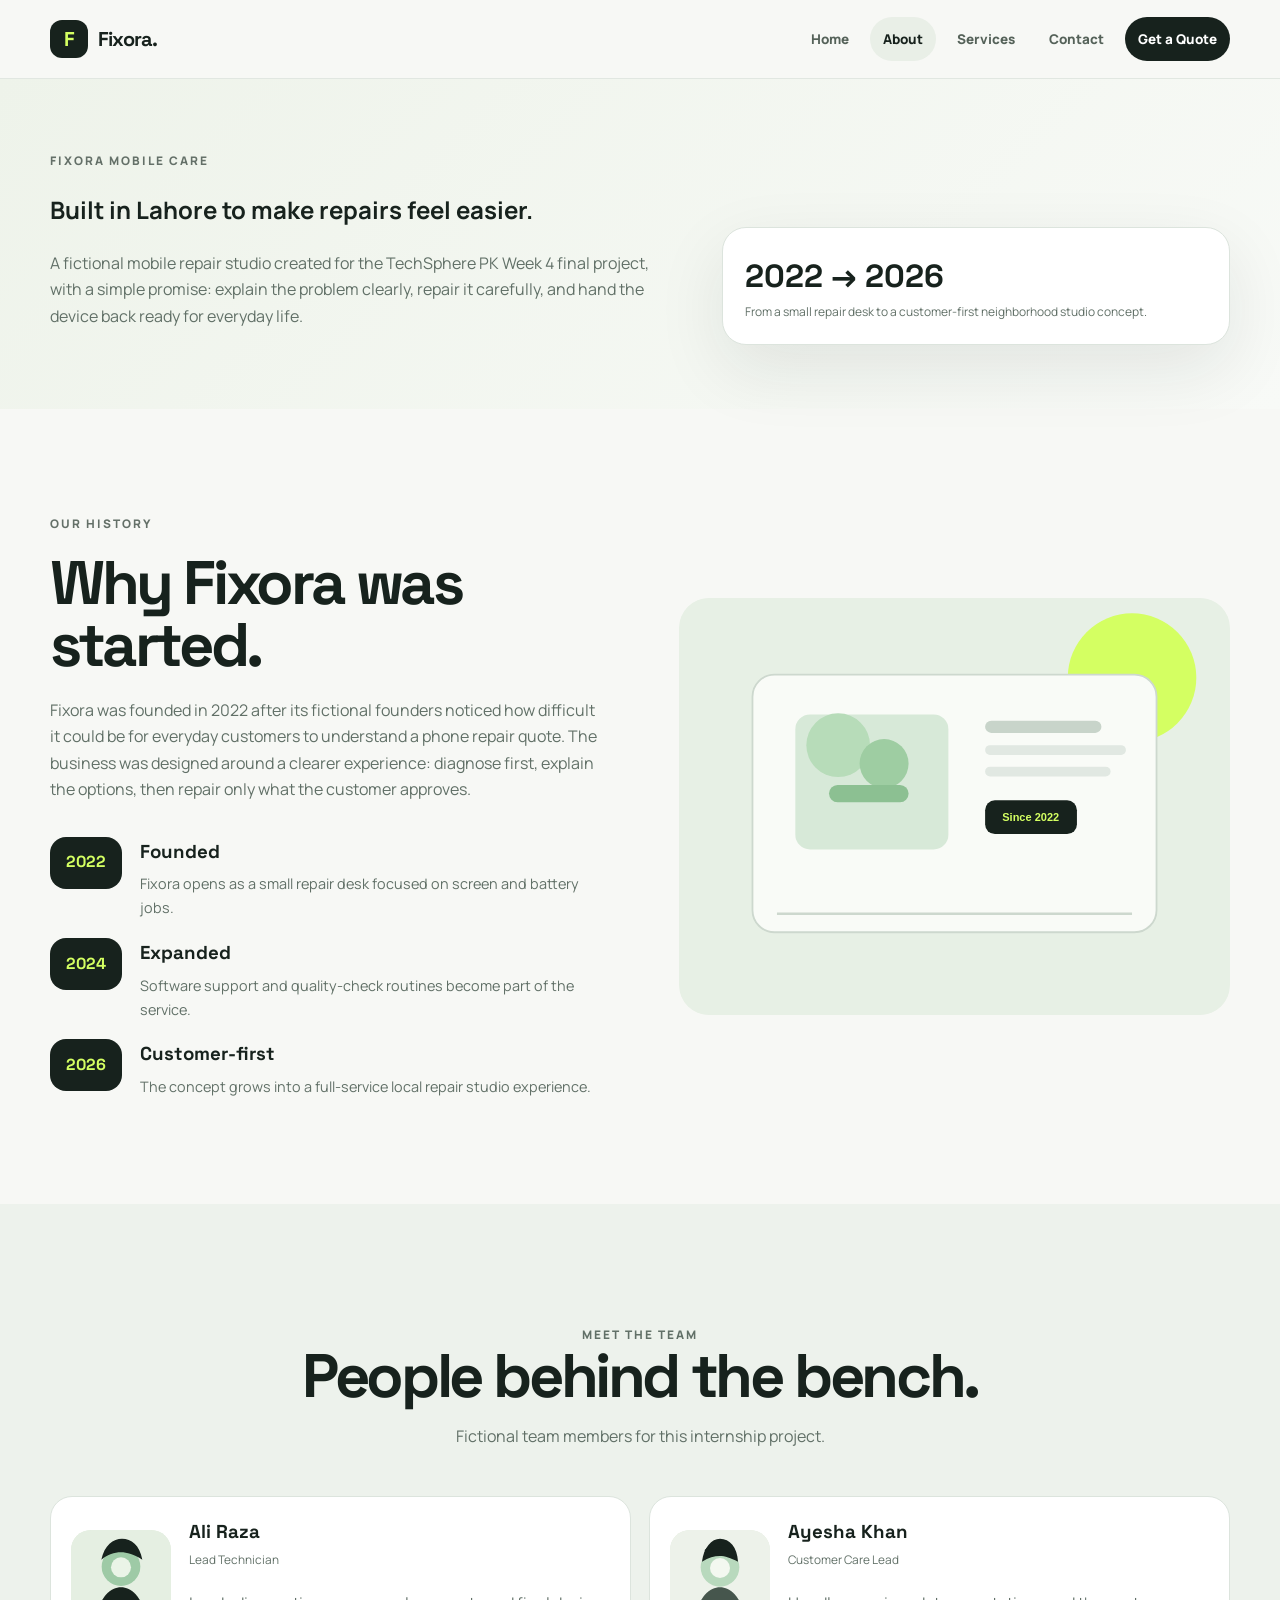
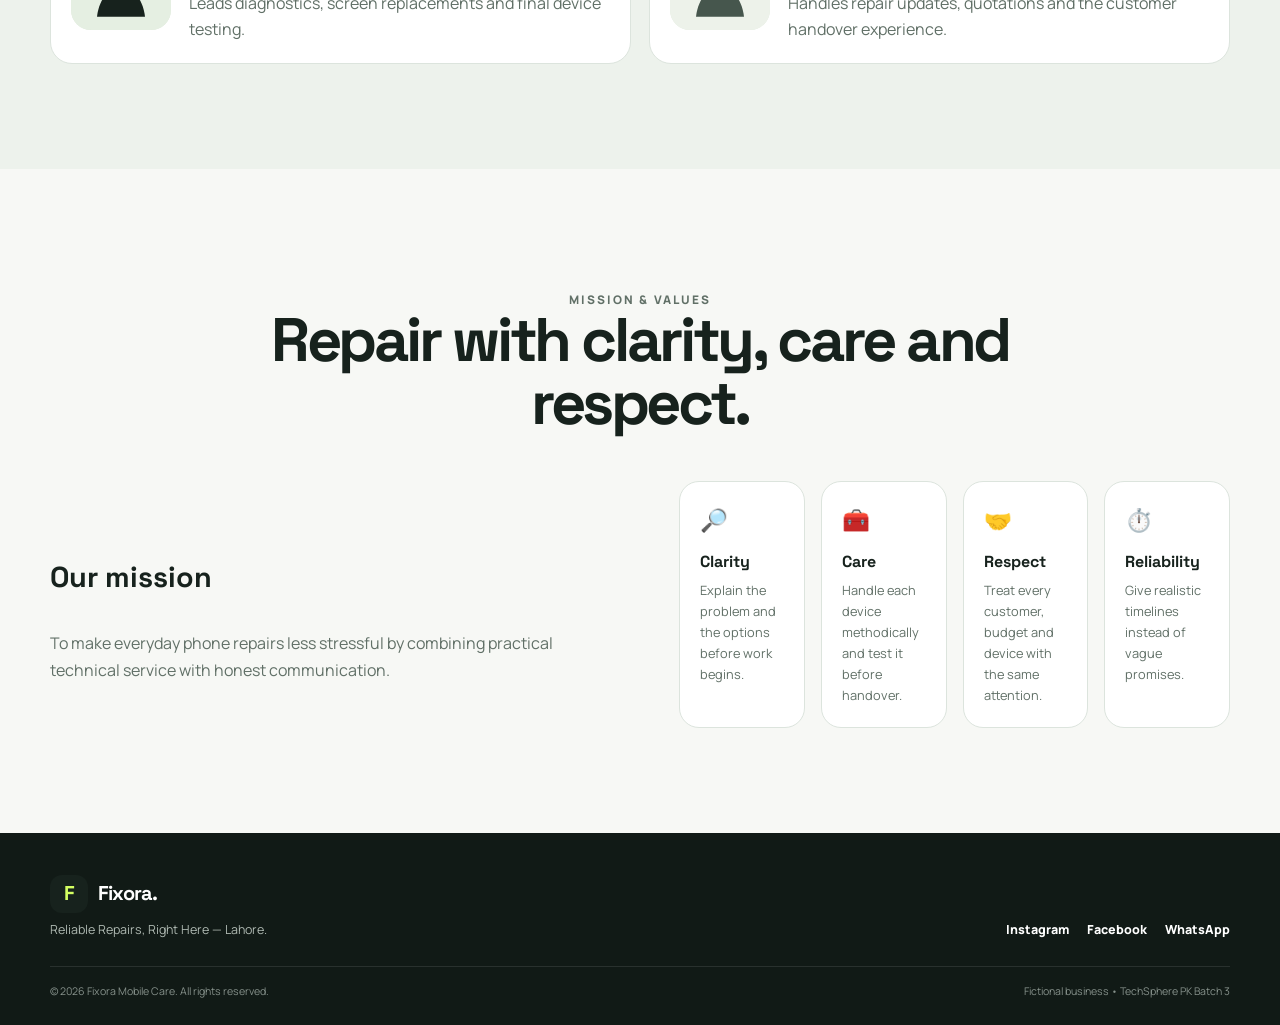
<file: Assignment 4/TechSphere_Week4_Final_Submission/about.html>
<!doctype html><html lang="en"><head><meta charset="UTF-8"><meta name="viewport" content="width=device-width, initial-scale=1.0"><meta name="description" content="Learn the fictional story, mission, values, and team behind Fixora Mobile Care in Lahore."><meta property="og:title" content="Fixora Mobile Care — About Us"><meta property="og:description" content="Learn the fictional story, mission, values, and team behind Fixora Mobile Care in Lahore."><meta property="og:type" content="website"><meta property="og:image" content="images/hero.svg"><title>Fixora Mobile Care — About Us</title><link rel="icon" type="image/svg+xml" href="images/favicon.svg"><link rel="stylesheet" href="style.css"></head><body><header class="site-header"><div class="container nav-wrap"><a class="brand" href="index.html" aria-label="Fixora Mobile Care home"><span class="brand-mark">F</span><span>Fixora.</span></a><nav class="nav" aria-label="Primary navigation"><a data-page="index.html" href="index.html">Home</a><a data-page="about.html" href="about.html">About</a><a data-page="services.html" href="services.html">Services</a><a data-page="contact.html" href="contact.html">Contact</a><a class="nav-cta" href="contact.html">Get a Quote</a></nav></div></header><main><section class="page-hero"><div class="container page-hero-grid"><div><p class="eyebrow">Fixora Mobile Care</p><h1>Built in Lahore to make repairs feel easier.</h1><p class="body">A fictional mobile repair studio created for the TechSphere PK Week 4 final project, with a simple promise: explain the problem clearly, repair it carefully, and hand the device back ready for everyday life.</p></div><div class="mini-panel"><strong>2022 → 2026</strong><span>From a small repair desk to a customer-first neighborhood studio concept.</span></div></div></section>
<section class="section"><div class="container grid-2"><div><p class="eyebrow">Our History</p><h2>Why Fixora was started.</h2><p class="body">Fixora was founded in 2022 after its fictional founders noticed how difficult it could be for everyday customers to understand a phone repair quote. The business was designed around a clearer experience: diagnose first, explain the options, then repair only what the customer approves.</p><div class="timeline"><div class="timeline-item"><div class="year">2022</div><div><h3>Founded</h3><p>Fixora opens as a small repair desk focused on screen and battery jobs.</p></div></div><div class="timeline-item"><div class="year">2024</div><div><h3>Expanded</h3><p>Software support and quality-check routines become part of the service.</p></div></div><div class="timeline-item"><div class="year">2026</div><div><h3>Customer-first</h3><p>The concept grows into a full-service local repair studio experience.</p></div></div></div></div><div class="about-art"><img src="images/about.svg" alt="Illustration representing the Fixora repair team and customer-first workshop"></div></div></section>
<section class="section soft-section"><div class="container"><div class="section-head"><p class="eyebrow">Meet The Team</p><h2>People behind the bench.</h2><p>Fictional team members for this internship project.</p></div><div class="team"><article class="team-card"><img src="images/team-tech.svg" alt="Illustrated placeholder portrait of Ali Raza, Lead Technician"><div><h3>Ali Raza</h3><span>Lead Technician</span><p class="body">Leads diagnostics, screen replacements and final device testing.</p></div></article><article class="team-card"><img src="images/team-care.svg" alt="Illustrated placeholder portrait of Ayesha Khan, Customer Care Lead"><div><h3>Ayesha Khan</h3><span>Customer Care Lead</span><p class="body">Handles repair updates, quotations and the customer handover experience.</p></div></article></div></div></section>
<section class="section"><div class="container"><div class="section-head"><p class="eyebrow">Mission & Values</p><h2>Repair with clarity, care and respect.</h2></div><div class="grid-2"><div><h3 style="font-family:'Space Grotesk';font-size:1.8rem">Our mission</h3><p class="body">To make everyday phone repairs less stressful by combining practical technical service with honest communication.</p></div><div class="values"><article class="value"><b>🔎</b><h3>Clarity</h3><p>Explain the problem and the options before work begins.</p></article><article class="value"><b>🧰</b><h3>Care</h3><p>Handle each device methodically and test it before handover.</p></article><article class="value"><b>🤝</b><h3>Respect</h3><p>Treat every customer, budget and device with the same attention.</p></article><article class="value"><b>⏱️</b><h3>Reliability</h3><p>Give realistic timelines instead of vague promises.</p></article></div></div></div></section></main><footer class="site-footer"><div class="container"><div class="footer-top"><div class="footer-copy"><a class="brand" href="index.html"><span class="brand-mark">F</span><span>Fixora.</span></a><p>Reliable Repairs, Right Here — Lahore.</p></div><div class="footer-links"><a href="https://instagram.com/" target="_blank" rel="noreferrer">Instagram</a><a href="https://facebook.com/" target="_blank" rel="noreferrer">Facebook</a><a href="https://wa.me/923005550188" target="_blank" rel="noreferrer">WhatsApp</a></div></div><div class="footer-bottom"><span>© 2026 Fixora Mobile Care. All rights reserved.</span><span>Fictional business • TechSphere PK Batch 3</span></div></div></footer><div class="notice" id="notice"></div><script src="script.js"></script></body></html>
</file>
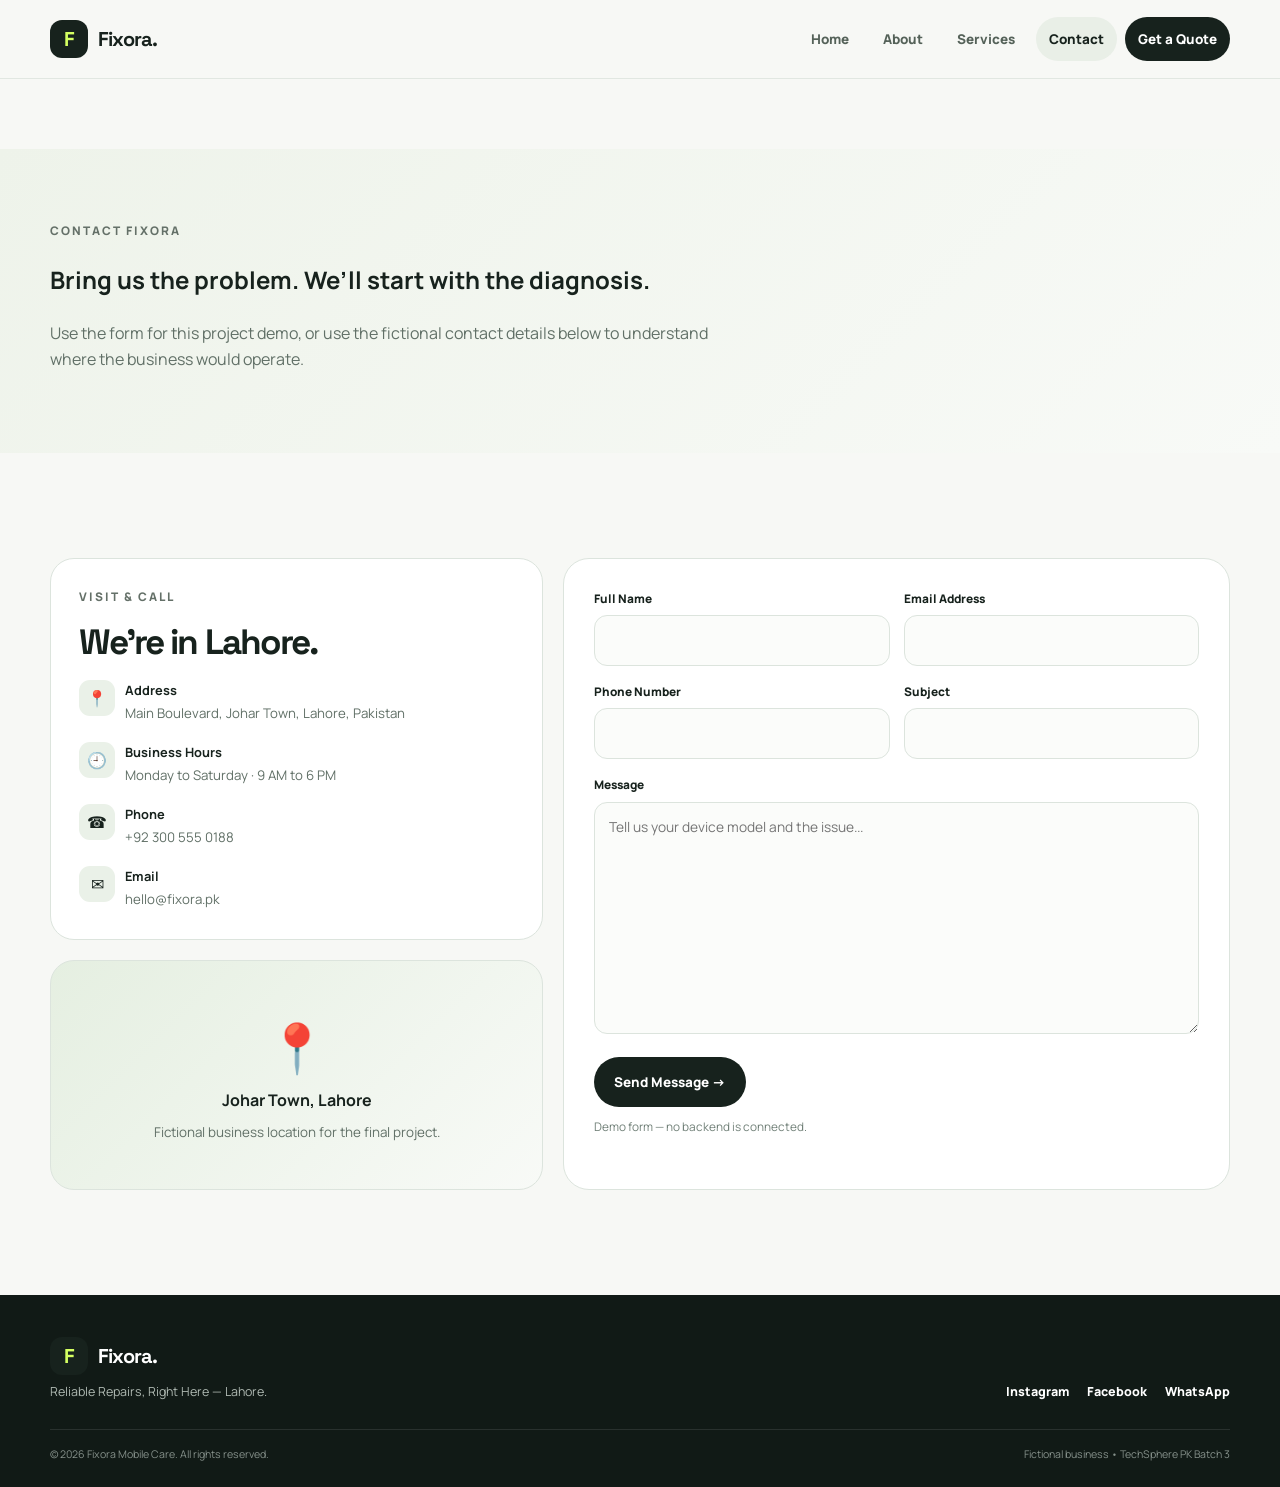
<file: Assignment 4/TechSphere_Week4_Final_Submission/contact.html>
<!doctype html><html lang="en"><head><meta charset="UTF-8"><meta name="viewport" content="width=device-width, initial-scale=1.0"><meta name="description" content="Contact Fixora Mobile Care in Lahore using the project demo form and fictional business details."><meta property="og:title" content="Fixora Mobile Care — Contact"><meta property="og:description" content="Contact Fixora Mobile Care in Lahore using the project demo form and fictional business details."><meta property="og:type" content="website"><meta property="og:image" content="images/hero.svg"><title>Fixora Mobile Care — Contact</title><link rel="icon" type="image/svg+xml" href="images/favicon.svg"><link rel="stylesheet" href="style.css"></head><body><header class="site-header"><div class="container nav-wrap"><a class="brand" href="index.html" aria-label="Fixora Mobile Care home"><span class="brand-mark">F</span><span>Fixora.</span></a><nav class="nav" aria-label="Primary navigation"><a data-page="index.html" href="index.html">Home</a><a data-page="about.html" href="about.html">About</a><a data-page="services.html" href="services.html">Services</a><a data-page="contact.html" href="contact.html">Contact</a><a class="nav-cta" href="contact.html">Get a Quote</a></nav></div></header><main class="contact-page"><section class="page-hero"><div class="container"><p class="eyebrow">Contact Fixora</p><h1>Bring us the problem. We’ll start with the diagnosis.</h1><p class="body">Use the form for this project demo, or use the fictional contact details below to understand where the business would operate.</p></div></section><section class="section"><div class="container details-grid"><div><div class="detail-box"><p class="eyebrow">Visit & Call</p><h2 style="font-size:2.2rem">We’re in Lahore.</h2><div class="detail-list"><div class="detail-row"><div class="icon-circle">📍</div><div><strong>Address</strong><p>Main Boulevard, Johar Town, Lahore, Pakistan</p></div></div><div class="detail-row"><div class="icon-circle">🕘</div><div><strong>Business Hours</strong><p>Monday to Saturday · 9 AM to 6 PM</p></div></div><div class="detail-row"><div class="icon-circle">☎</div><div><strong>Phone</strong><p>+92 300 555 0188</p></div></div><div class="detail-row"><div class="icon-circle">✉</div><div><strong>Email</strong><p>hello@fixora.pk</p></div></div></div></div><div class="map-card"><div><div class="map-pin">📍</div><strong>Johar Town, Lahore</strong><p>Fictional business location for the final project.</p></div></div></div><div class="contact-card"><form class="demo-form" id="contact-page-form"><div class="form-grid"><div class="field"><label for="name">Full Name</label><input id="name" required></div><div class="field"><label for="email">Email Address</label><input id="email" type="email" required></div></div><div class="form-grid"><div class="field"><label for="phone">Phone Number</label><input id="phone" required></div><div class="field"><label for="subject">Subject</label><input id="subject" required></div></div><div class="field"><label for="message">Message</label><textarea id="message" rows="9" required placeholder="Tell us your device model and the issue..."></textarea></div><button class="btn btn-primary" type="submit">Send Message →</button><p class="form-note">Demo form — no backend is connected.</p></form></div></div></section></main><footer class="site-footer"><div class="container"><div class="footer-top"><div class="footer-copy"><a class="brand" href="index.html"><span class="brand-mark">F</span><span>Fixora.</span></a><p>Reliable Repairs, Right Here — Lahore.</p></div><div class="footer-links"><a href="https://instagram.com/" target="_blank" rel="noreferrer">Instagram</a><a href="https://facebook.com/" target="_blank" rel="noreferrer">Facebook</a><a href="https://wa.me/923005550188" target="_blank" rel="noreferrer">WhatsApp</a></div></div><div class="footer-bottom"><span>© 2026 Fixora Mobile Care. All rights reserved.</span><span>Fictional business • TechSphere PK Batch 3</span></div></div></footer><div class="notice" id="notice"></div><script src="script.js"></script></body></html>
</file>
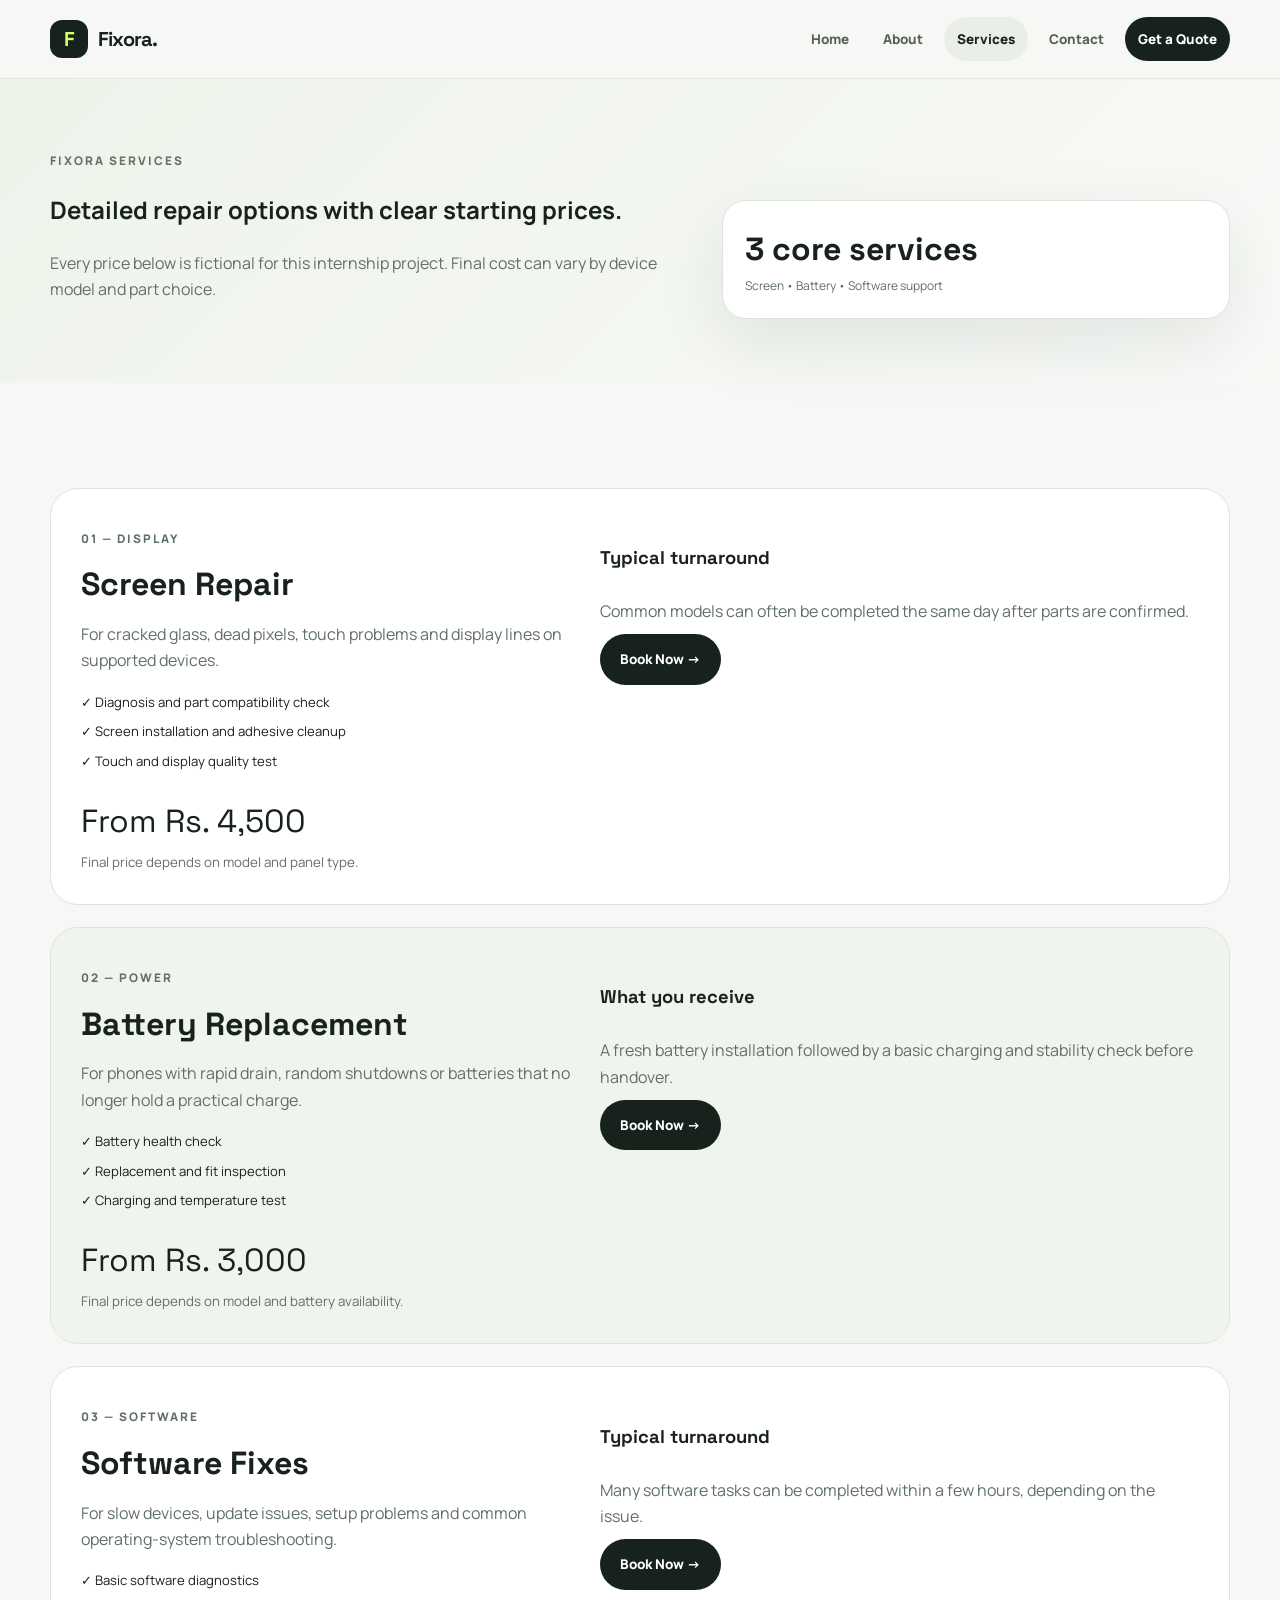
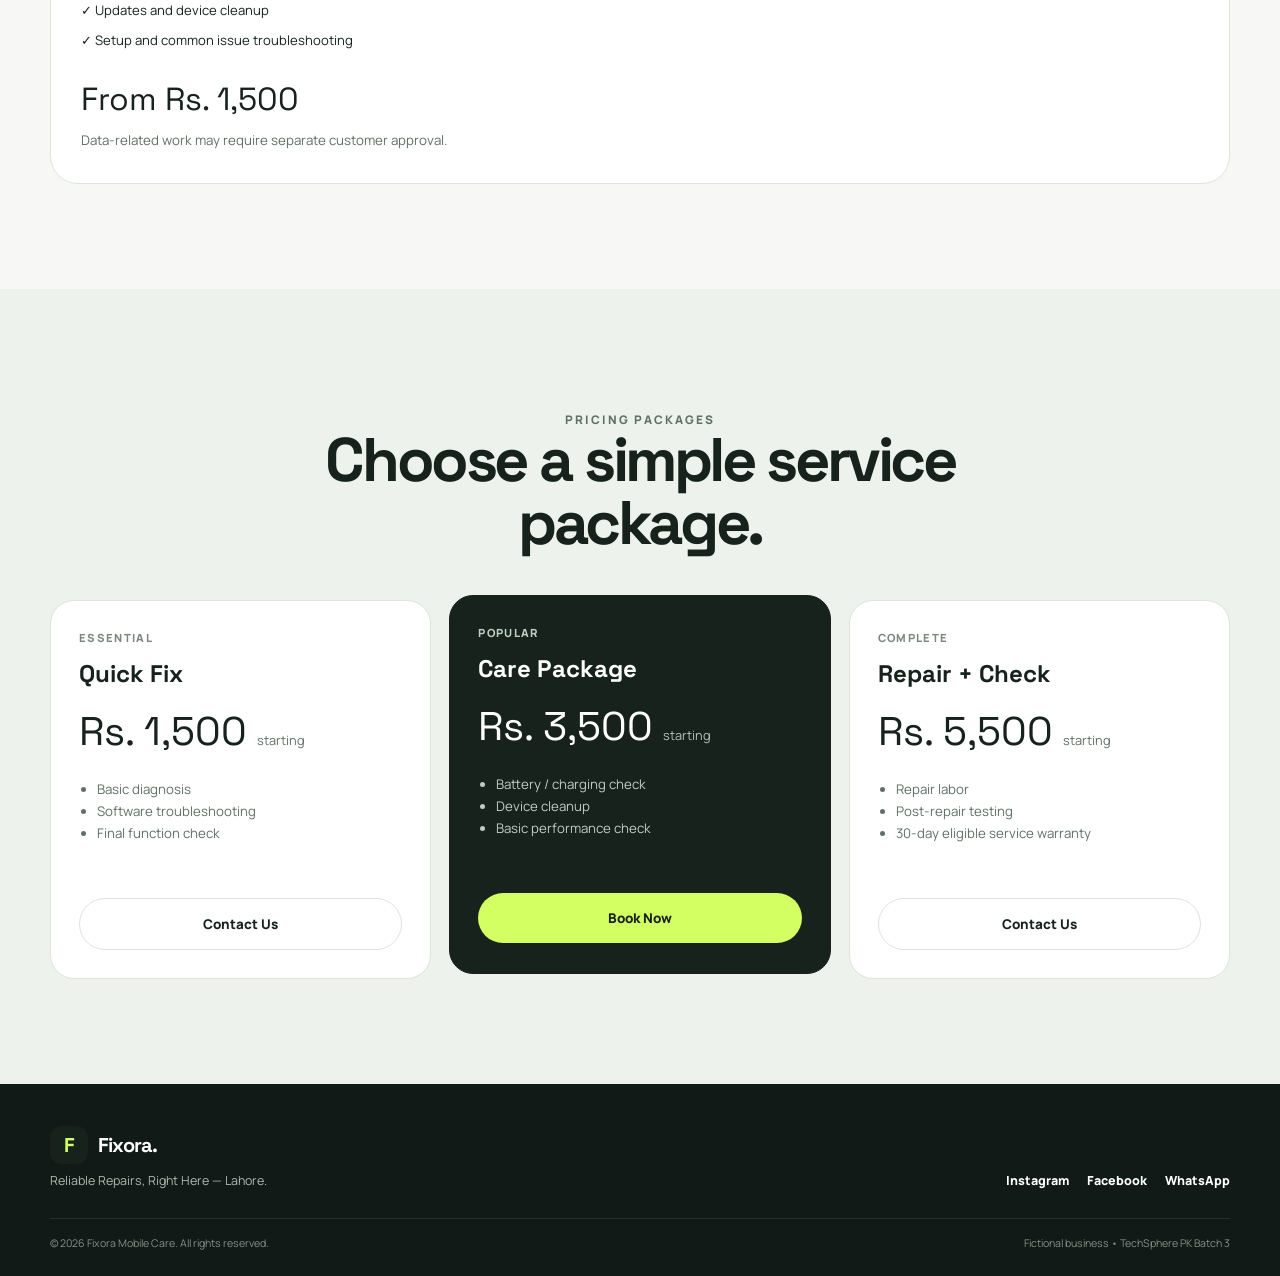
<file: Assignment 4/TechSphere_Week4_Final_Submission/services.html>
<!doctype html><html lang="en"><head><meta charset="UTF-8"><meta name="viewport" content="width=device-width, initial-scale=1.0"><meta name="description" content="Explore Fixora Mobile Care services, starting prices, packages, and booking options."><meta property="og:title" content="Fixora Mobile Care — Services"><meta property="og:description" content="Explore Fixora Mobile Care services, starting prices, packages, and booking options."><meta property="og:type" content="website"><meta property="og:image" content="images/hero.svg"><title>Fixora Mobile Care — Services</title><link rel="icon" type="image/svg+xml" href="images/favicon.svg"><link rel="stylesheet" href="style.css"></head><body><header class="site-header"><div class="container nav-wrap"><a class="brand" href="index.html" aria-label="Fixora Mobile Care home"><span class="brand-mark">F</span><span>Fixora.</span></a><nav class="nav" aria-label="Primary navigation"><a data-page="index.html" href="index.html">Home</a><a data-page="about.html" href="about.html">About</a><a data-page="services.html" href="services.html">Services</a><a data-page="contact.html" href="contact.html">Contact</a><a class="nav-cta" href="contact.html">Get a Quote</a></nav></div></header><main><section class="page-hero"><div class="container page-hero-grid"><div><p class="eyebrow">Fixora Services</p><h1>Detailed repair options with clear starting prices.</h1><p class="body">Every price below is fictional for this internship project. Final cost can vary by device model and part choice.</p></div><div class="mini-panel"><strong>3 core services</strong><span>Screen • Battery • Software support</span></div></div></section>
<section class="section"><div class="container"><div class="services-list"><article class="service-detail" id="screen"><div><p class="eyebrow">01 — Display</p><h3>Screen Repair</h3><p>For cracked glass, dead pixels, touch problems and display lines on supported devices.</p><div class="includes"><span>✓ Diagnosis and part compatibility check</span><span>✓ Screen installation and adhesive cleanup</span><span>✓ Touch and display quality test</span></div><div class="price-tag">From Rs. 4,500</div><small>Final price depends on model and panel type.</small></div><div><h4 style="font-family:'Space Grotesk';font-size:1.15rem">Typical turnaround</h4><p>Common models can often be completed the same day after parts are confirmed.</p><a class="btn btn-primary" href="contact.html?service=Screen%20Repair">Book Now →</a></div></article><article class="service-detail" id="battery"><div><p class="eyebrow">02 — Power</p><h3>Battery Replacement</h3><p>For phones with rapid drain, random shutdowns or batteries that no longer hold a practical charge.</p><div class="includes"><span>✓ Battery health check</span><span>✓ Replacement and fit inspection</span><span>✓ Charging and temperature test</span></div><div class="price-tag">From Rs. 3,000</div><small>Final price depends on model and battery availability.</small></div><div><h4 style="font-family:'Space Grotesk';font-size:1.15rem">What you receive</h4><p>A fresh battery installation followed by a basic charging and stability check before handover.</p><a class="btn btn-primary" href="contact.html?service=Battery%20Replacement">Book Now →</a></div></article><article class="service-detail" id="software"><div><p class="eyebrow">03 — Software</p><h3>Software Fixes</h3><p>For slow devices, update issues, setup problems and common operating-system troubleshooting.</p><div class="includes"><span>✓ Basic software diagnostics</span><span>✓ Updates and device cleanup</span><span>✓ Setup and common issue troubleshooting</span></div><div class="price-tag">From Rs. 1,500</div><small>Data-related work may require separate customer approval.</small></div><div><h4 style="font-family:'Space Grotesk';font-size:1.15rem">Typical turnaround</h4><p>Many software tasks can be completed within a few hours, depending on the issue.</p><a class="btn btn-primary" href="contact.html?service=Software%20Fix">Book Now →</a></div></article></div></div></section>
<section class="section soft-section"><div class="container"><div class="section-head"><p class="eyebrow">Pricing Packages</p><h2>Choose a simple service package.</h2></div><div class="pricing"><article class="price-card"><div class="label">Essential</div><h3>Quick Fix</h3><div class="price">Rs. 1,500 <span>starting</span></div><ul><li>Basic diagnosis</li><li>Software troubleshooting</li><li>Final function check</li></ul><a class="btn btn-secondary" href="contact.html?package=Quick%20Fix">Contact Us</a></article><article class="price-card featured"><div class="label">Popular</div><h3>Care Package</h3><div class="price">Rs. 3,500 <span>starting</span></div><ul><li>Battery / charging check</li><li>Device cleanup</li><li>Basic performance check</li></ul><a class="btn btn-primary" style="background:var(--accent);color:var(--ink)" href="contact.html?package=Care%20Package">Book Now</a></article><article class="price-card"><div class="label">Complete</div><h3>Repair + Check</h3><div class="price">Rs. 5,500 <span>starting</span></div><ul><li>Repair labor</li><li>Post-repair testing</li><li>30-day eligible service warranty</li></ul><a class="btn btn-secondary" href="contact.html?package=Repair%20%2B%20Check">Contact Us</a></article></div></div></section></main><footer class="site-footer"><div class="container"><div class="footer-top"><div class="footer-copy"><a class="brand" href="index.html"><span class="brand-mark">F</span><span>Fixora.</span></a><p>Reliable Repairs, Right Here — Lahore.</p></div><div class="footer-links"><a href="https://instagram.com/" target="_blank" rel="noreferrer">Instagram</a><a href="https://facebook.com/" target="_blank" rel="noreferrer">Facebook</a><a href="https://wa.me/923005550188" target="_blank" rel="noreferrer">WhatsApp</a></div></div><div class="footer-bottom"><span>© 2026 Fixora Mobile Care. All rights reserved.</span><span>Fictional business • TechSphere PK Batch 3</span></div></div></footer><div class="notice" id="notice"></div><script src="script.js"></script></body></html>
</file>
<file: Assignment 1/Portfolio/style.css>
* {
    margin: 0;
    padding: 0;
    box-sizing: border-box;
}

html {
    scroll-behavior: smooth;
}

body {
    font-family: "Inter", sans-serif;
    background: #080b12;
    color: #f5f7fa;
    line-height: 1.6;
}

a {
    color: inherit;
    text-decoration: none;
}

img {
    max-width: 100%;
    display: block;
}

button,
input,
textarea {
    font-family: inherit;
}


/* =========================================
   VARIABLES
========================================= */

:root {
    --bg: #080b12;
    --bg-light: #0d111a;
    --card: #101621;
    --border: rgba(255, 255, 255, 0.08);

    --text: #f5f7fa;
    --text-light: #a8b0bf;

    --primary: #00e5ff;
    --secondary: #7c3aed;

    --gradient: linear-gradient(
        135deg,
        #00e5ff,
        #7c3aed
    );

    --container: 1150px;
}


/* =========================================
   COMMON
========================================= */

.container {
    width: min(92%, var(--container));
    margin: auto;
}

.section {
    padding: 110px 0;
}

.section-heading {
    text-align: center;
    margin-bottom: 60px;
}

.section-heading p {
    color: var(--primary);
    font-size: 13px;
    font-weight: 700;
    letter-spacing: 3px;
    margin-bottom: 10px;
}

.section-heading h2 {
    font-size: clamp(32px, 5vw, 48px);
    font-weight: 800;
}

.section-heading h2 span {
    color: var(--primary);
}


/* =========================================
   HEADER
========================================= */

.header {
    position: fixed;
    top: 0;
    left: 0;
    width: 100%;
    z-index: 1000;

    background: rgba(8, 11, 18, 0.85);
    backdrop-filter: blur(15px);

    border-bottom: 1px solid var(--border);
}

.nav-container {
    height: 75px;

    display: flex;
    align-items: center;
    justify-content: space-between;
}

.logo {
    font-size: 23px;
    font-weight: 800;
    letter-spacing: -1px;
}

.logo span {
    color: var(--primary);
}

.navbar {
    display: flex;
    gap: 30px;
}

.navbar a {
    color: var(--text-light);
    font-size: 14px;
    font-weight: 500;

    transition: 0.3s;
}

.navbar a:hover {
    color: var(--primary);
}

.nav-btn {
    border: 1px solid var(--primary);
    color: var(--primary);

    padding: 9px 18px;
    border-radius: 30px;

    font-size: 13px;
    font-weight: 600;

    transition: 0.3s;
}

.nav-btn:hover {
    background: var(--primary);
    color: #05080d;
}


/* =========================================
   HERO
========================================= */

.hero {
    min-height: 100vh;
    padding-top: 75px;

    display: flex;
    align-items: center;

    background:
        radial-gradient(
            circle at 80% 30%,
            rgba(0, 229, 255, 0.10),
            transparent 30%
        ),
        radial-gradient(
            circle at 20% 70%,
            rgba(124, 58, 237, 0.10),
            transparent 30%
        );
}

.hero-content {
    display: grid;
    grid-template-columns: 1.1fr 0.9fr;
    align-items: center;
    gap: 60px;
}

.small-heading {
    color: var(--primary);
    font-size: 15px;
    font-weight: 600;
    margin-bottom: 15px;
}

.hero h1 {
    font-size: clamp(42px, 6vw, 75px);
    line-height: 1.05;
    letter-spacing: -3px;
    font-weight: 800;
}

.hero h1 span {
    display: block;

    background: var(--gradient);
    -webkit-background-clip: text;
    background-clip: text;
    color: transparent;
}

.hero h2 {
    margin-top: 18px;

    font-size: clamp(20px, 3vw, 28px);
    font-weight: 600;
}

.hero-description {
    max-width: 570px;

    margin-top: 20px;

    color: var(--text-light);
    font-size: 16px;
}

.hero-buttons {
    display: flex;
    gap: 15px;
    margin-top: 32px;
}

.btn {
    display: inline-flex;
    align-items: center;
    justify-content: center;

    padding: 13px 24px;

    border-radius: 8px;

    font-size: 14px;
    font-weight: 700;

    transition: 0.3s;
}

.primary-btn {
    background: var(--gradient);
    color: white;
}

.primary-btn:hover {
    transform: translateY(-3px);
    box-shadow: 0 10px 30px rgba(0, 229, 255, 0.18);
}

.secondary-btn {
    border: 1px solid var(--border);
    background: var(--card);
}

.secondary-btn:hover {
    border-color: var(--primary);
    color: var(--primary);
}

.social-links {
    display: flex;
    gap: 10px;
    margin-top: 30px;
}

.social-links a {
    width: 40px;
    height: 40px;

    display: grid;
    place-items: center;

    border: 1px solid var(--border);
    border-radius: 50%;

    color: var(--text-light);
    font-size: 13px;
    font-weight: 700;

    transition: 0.3s;
}

.social-links a:hover {
    color: var(--primary);
    border-color: var(--primary);
    transform: translateY(-3px);
}


/* =========================================
   PLACEHOLDER AVATAR
========================================= */

.hero-image {
    display: flex;
    justify-content: center;
}

.avatar-container {
    width: 380px;
    height: 380px;

    position: relative;

    display: grid;
    place-items: center;
}

.avatar-container::before {
    content: "";

    position: absolute;
    inset: 20px;

    border-radius: 50%;

    background: var(--gradient);
    opacity: 0.15;

    filter: blur(20px);
}

.avatar {
    width: 290px;
    height: 330px;

    position: relative;
    z-index: 2;

    overflow: hidden;

    border-radius: 48% 48% 42% 42%;

    background: #171e2a;

    border: 1px solid rgba(255, 255, 255, 0.12);

    box-shadow:
        0 30px 80px rgba(0, 0, 0, 0.5),
        inset 0 0 40px rgba(255, 255, 255, 0.03);
}


/* Head */

.avatar-head {
    position: absolute;

    top: 40px;
    left: 50%;

    width: 145px;
    height: 160px;

    transform: translateX(-50%);

    z-index: 4;
}

.face {
    position: absolute;
    inset: 0;

    border-radius: 48% 48% 45% 45%;

    background: #d69a78;
}


/* Hair */

.hair {
    position: absolute;

    top: -10px;
    left: -8px;

    width: 160px;
    height: 85px;

    z-index: 3;

    background: #17131a;

    border-radius: 70% 70% 30% 30%;
}


/* Eyes */

.eye {
    position: absolute;

    top: 72px;

    width: 12px;
    height: 7px;

    background: #17131a;

    border-radius: 50%;
}

.left-eye {
    left: 40px;
}

.right-eye {
    right: 40px;
}


/* Nose */

.nose {
    position: absolute;

    top: 82px;
    left: 50%;

    width: 3px;
    height: 28px;

    background: rgba(100, 50, 40, 0.3);

    transform: translateX(-50%);
}


/* Mouth */

.mouth {
    position: absolute;

    left: 50%;
    bottom: 30px;

    width: 30px;
    height: 10px;

    transform: translateX(-50%);

    border-bottom: 3px solid #8b4b4b;

    border-radius: 50%;
}


/* Body */

.avatar-body {
    position: absolute;

    left: 50%;
    bottom: -20px;

    width: 245px;
    height: 150px;

    transform: translateX(-50%);

    background: #202b3d;

    border-radius: 50% 50% 0 0;
}

.shirt {
    width: 100%;
    height: 100%;

    background:
        linear-gradient(
            135deg,
            #172234,
            #263750
        );
}


/* Avatar circles */

.circle {
    position: absolute;

    border-radius: 50%;

    border: 1px solid rgba(0, 229, 255, 0.35);
}

.circle-1 {
    width: 340px;
    height: 340px;
}

.circle-2 {
    width: 390px;
    height: 390px;

    border-color: rgba(124, 58, 237, 0.25);
}


/* =========================================
   ABOUT
========================================= */

.about {
    background: var(--bg-light);
}

.about-grid {
    display: grid;
    grid-template-columns: repeat(3, 1fr);
    gap: 20px;
}

.about-card {
    padding: 30px;

    background: var(--card);

    border: 1px solid var(--border);
    border-radius: 15px;

    transition: 0.3s;
}

.about-card:hover {
    transform: translateY(-7px);
    border-color: rgba(0, 229, 255, 0.35);
}

.about-icon {
    font-size: 30px;
    margin-bottom: 20px;
}

.about-card h3 {
    margin-bottom: 10px;
    font-size: 20px;
}

.about-card p {
    color: var(--text-light);
    font-size: 14px;
}

.about-text {
    max-width: 750px;

    margin: 50px auto 0;

    text-align: center;

    color: var(--text-light);
}

.about-text p + p {
    margin-top: 15px;
}


/* =========================================
   SKILLS
========================================= */

.skills-grid {
    display: grid;
    grid-template-columns: repeat(2, 1fr);
    gap: 20px;
}

.skill-card {
    padding: 25px;

    background: var(--card);

    border: 1px solid var(--border);
    border-radius: 12px;
}

.skill-top {
    display: flex;
    align-items: center;
    justify-content: space-between;

    color: var(--text-light);
}

.skill-icon {
    display: inline-grid;
    place-items: center;

    width: 45px;
    height: 45px;

    border-radius: 10px;

    font-size: 12px;
    font-weight: 800;

    background: #18202e;
}

.skill-card h3 {
    margin-top: 18px;
    margin-bottom: 12px;
}

.progress {
    width: 100%;
    height: 7px;

    overflow: hidden;

    background: #1b2330;
    border-radius: 20px;
}

.progress-bar {
    height: 100%;

    border-radius: inherit;

    background: var(--gradient);
}

.html-progress {
    width: 90%;
}

.css-progress {
    width: 85%;
}

.js-progress {
    width: 75%;
}

.react-progress {
    width: 70%;
}

.git-progress {
    width: 75%;
}

.ui-progress {
    width: 80%;
}


/* =========================================
   PROJECTS
========================================= */

.projects {
    background: var(--bg-light);
}

.projects-grid {
    display: grid;
    grid-template-columns: repeat(3, 1fr);
    gap: 22px;
}

.project-card {
    overflow: hidden;

    background: var(--card);

    border: 1px solid var(--border);
    border-radius: 15px;

    transition: 0.3s;
}

.project-card:hover {
    transform: translateY(-8px);

    border-color: rgba(0, 229, 255, 0.3);

    box-shadow: 0 20px 50px rgba(0, 0, 0, 0.3);
}

.project-image {
    height: 200px;

    display: grid;
    place-items: center;

    font-size: 45px;
    font-weight: 800;
}

.project-one {
    background:
        linear-gradient(
            135deg,
            rgba(0, 229, 255, 0.15),
            rgba(124, 58, 237, 0.25)
        );
}

.project-two {
    background:
        linear-gradient(
            135deg,
            rgba(124, 58, 237, 0.20),
            rgba(0, 229, 255, 0.12)
        );
}

.project-three {
    background:
        linear-gradient(
            135deg,
            rgba(0, 229, 255, 0.10),
            rgba(124, 58, 237, 0.25)
        );
}

.project-image span {
    color: var(--primary);
}

.project-content {
    padding: 25px;
}

.project-category {
    color: var(--primary);
    font-size: 11px;
    font-weight: 700;
    letter-spacing: 1px;
    text-transform: uppercase;
}

.project-content h3 {
    margin: 8px 0 10px;
    font-size: 21px;
}

.project-content > p:not(.project-category) {
    color: var(--text-light);
    font-size: 14px;
}

.project-tech {
    display: flex;
    flex-wrap: wrap;
    gap: 7px;

    margin: 20px 0;
}

.project-tech span {
    padding: 5px 9px;

    border-radius: 5px;

    background: #18202c;

    color: var(--text-light);

    font-size: 11px;
}

.project-link {
    color: var(--primary);

    font-size: 13px;
    font-weight: 700;

    transition: 0.3s;
}

.project-link:hover {
    letter-spacing: 0.5px;
}


/* =========================================
   CONTACT
========================================= */

.contact-grid {
    display: grid;
    grid-template-columns: 0.8fr 1.2fr;

    gap: 60px;
}

.contact-info h3 {
    font-size: 28px;
    margin-bottom: 15px;
}

.contact-info > p {
    color: var(--text-light);
    margin-bottom: 35px;
}

.contact-item {
    display: flex;
    align-items: center;
    gap: 15px;

    margin-bottom: 22px;
}

.contact-icon {
    width: 45px;
    height: 45px;

    display: grid;
    place-items: center;

    border-radius: 10px;

    background: #111c29;

    color: var(--primary);
}

.contact-item small {
    color: #737d8e;
}

.contact-item p {
    font-size: 14px;
}


/* Form */

.contact-form {
    padding: 30px;

    background: var(--card);

    border: 1px solid var(--border);
    border-radius: 15px;
}

.input-group {
    margin-bottom: 20px;
}

.input-group label {
    display: block;

    margin-bottom: 8px;

    font-size: 13px;
    font-weight: 600;
}

.input-group input,
.input-group textarea {
    width: 100%;

    padding: 13px 15px;

    outline: none;

    background: #0b1018;

    border: 1px solid var(--border);
    border-radius: 8px;

    color: white;

    font-size: 14px;

    transition: 0.3s;
}

.input-group textarea {
    resize: vertical;
}

.input-group input:focus,
.input-group textarea:focus {
    border-color: var(--primary);
    box-shadow: 0 0 0 3px rgba(0, 229, 255, 0.07);
}

.input-group input::placeholder,
.input-group textarea::placeholder {
    color: #626b79;
}

.contact-form .btn {
    border: none;
    cursor: pointer;
}


/* =========================================
   FOOTER
========================================= */

.footer {
    padding: 30px 0;

    border-top: 1px solid var(--border);

    background: #06080d;
}

.footer-content {
    display: flex;
    align-items: center;
    justify-content: space-between;

    gap: 20px;
}

.footer p {
    color: #6e7786;
    font-size: 12px;
}

.footer-links {
    display: flex;
    gap: 20px;
}

.footer-links a {
    color: #8d96a5;
    font-size: 12px;

    transition: 0.3s;
}

.footer-links a:hover {
    color: var(--primary);
}


/* =========================================
   RESPONSIVE - TABLET
========================================= */

@media (max-width: 900px) {

    .navbar {
        gap: 15px;
    }

    .hero-content {
        grid-template-columns: 1fr;
        text-align: center;
    }

    .hero-text {
        order: 1;
    }

    .hero-image {
        order: 0;
    }

    .hero-description {
        margin-left: auto;
        margin-right: auto;
    }

    .hero-buttons,
    .social-links {
        justify-content: center;
    }

    .about-grid {
        grid-template-columns: 1fr;
    }

    .projects-grid {
        grid-template-columns: repeat(2, 1fr);
    }

    .contact-grid {
        grid-template-columns: 1fr;
    }

}


/* =========================================
   RESPONSIVE - MOBILE
========================================= */

@media (max-width: 650px) {

    .section {
        padding: 80px 0;
    }

    .navbar {
        display: none;
    }

    .nav-btn {
        padding: 8px 13px;
    }

    .hero {
        padding-top: 110px;
    }

    .hero h1 {
        letter-spacing: -2px;
    }

    .hero-buttons {
        flex-direction: column;
    }

    .btn {
        width: 100%;
    }

    .avatar-container {
        width: 300px;
        height: 300px;
    }

    .avatar {
        width: 230px;
        height: 275px;
    }

    .avatar-head {
        transform: translateX(-50%) scale(0.8);
        transform-origin: top center;
    }

    .avatar-body {
        width: 200px;
    }

    .circle-1 {
        width: 270px;
        height: 270px;
    }

    .circle-2 {
        width: 310px;
        height: 310px;
    }

    .skills-grid {
        grid-template-columns: 1fr;
    }

    .projects-grid {
        grid-template-columns: 1fr;
    }

    .contact-form {
        padding: 20px;
    }

    .footer-content {
        flex-direction: column;
        text-align: center;
    }

}


/* =========================================
   EXTRA SMALL DEVICES
========================================= */

@media (max-width: 400px) {

    .logo {
        font-size: 19px;
    }

    .nav-btn {
        font-size: 11px;
    }

    .avatar-container {
        transform: scale(0.9);
    }

    .section-heading {
        margin-bottom: 40px;
    }

}
</file>
<file: Assignment 2/Portfolio with TS/style.css>
@import url("https://fonts.googleapis.com/css2?family=Inter:wght@400;500;600;700;800&family=Poppins:wght@500;600;700;800&display=swap");

:root {
    --bg: #080b12;
    --bg-light: #0d111a;
    --card: #101621;
    --border: rgba(255, 255, 255, 0.08);
    --text: #f5f7fa;
    --text-light: #a8b0bf;
    --primary: #00bcd4;
    --secondary: #7c3aed;
    --input: #0b1018;
    --shadow: rgba(0, 0, 0, 0.3);
    --gradient: linear-gradient(135deg, #00bcd4, #7c3aed);
}

body.light-mode {
    --bg: #ffffff;
    --bg-light: #f4f7fb;
    --card: #ffffff;
    --border: rgba(15, 23, 42, 0.12);
    --text: #111827;
    --text-light: #526071;
    --primary: #007c91;
    --secondary: #6d28d9;
    --input: #f8fafc;
    --shadow: rgba(15, 23, 42, 0.12);
    --gradient: linear-gradient(135deg, #007c91, #6d28d9);
}

* {
    margin: 0;
    padding: 0;
    box-sizing: border-box;
}

html {
    scroll-behavior: smooth;
    scroll-padding-top: 85px;
}

body {
    font-family: "Inter", sans-serif;
    background: var(--bg);
    color: var(--text);
    line-height: 1.6;
    overflow-x: hidden;
    transition: background-color 0.25s ease, color 0.25s ease;
}

h1, h2, h3 {
    font-family: "Poppins", sans-serif;
}

a {
    color: inherit;
    text-decoration: none;
}

button, input, textarea {
    font: inherit;
}

.container {
    width: min(92%, 1150px);
    margin: 0 auto;
}

.section {
    padding: 100px 0;
}

.section-heading {
    text-align: center;
    margin-bottom: 55px;
}

.section-heading p {
    color: var(--primary);
    font-size: 13px;
    font-weight: 800;
    letter-spacing: 3px;
    margin-bottom: 8px;
}

.section-heading h2 {
    font-size: clamp(32px, 5vw, 48px);
    line-height: 1.15;
}

.section-heading h2 span,
.hero h1 span {
    background: var(--gradient);
    -webkit-background-clip: text;
    background-clip: text;
    color: transparent;
}

/* Header */
.header {
    position: fixed;
    inset: 0 0 auto 0;
    z-index: 1000;
    background: color-mix(in srgb, var(--bg) 88%, transparent);
    backdrop-filter: blur(15px);
    border-bottom: 1px solid var(--border);
}

.nav-container {
    min-height: 75px;
    display: flex;
    align-items: center;
    justify-content: space-between;
    gap: 20px;
}

.logo {
    font-size: 23px;
    font-weight: 800;
    letter-spacing: -1px;
    white-space: nowrap;
}

.logo span {
    color: var(--primary);
}

.navbar {
    display: flex;
    align-items: center;
    gap: 25px;
}

.navbar a {
    color: var(--text-light);
    font-size: 14px;
    font-weight: 600;
    transition: 0.25s;
}

.navbar a:hover {
    color: var(--primary);
}

.theme-btn {
    border: 1px solid var(--primary);
    background: transparent;
    color: var(--primary);
    padding: 9px 15px;
    border-radius: 30px;
    font-size: 12px;
    font-weight: 700;
    cursor: pointer;
    white-space: nowrap;
    transition: 0.25s;
}

.theme-btn:hover {
    background: var(--primary);
    color: #fff;
}

/* Hero */
.hero {
    min-height: 100vh;
    padding-top: 75px;
    display: flex;
    align-items: center;
    background:
        radial-gradient(circle at 80% 30%, color-mix(in srgb, var(--primary) 12%, transparent), transparent 30%),
        radial-gradient(circle at 20% 70%, color-mix(in srgb, var(--secondary) 12%, transparent), transparent 30%);
}

.hero-content {
    display: grid;
    grid-template-columns: 1.1fr 0.9fr;
    align-items: center;
    gap: 60px;
}

.small-heading {
    color: var(--primary);
    font-size: 15px;
    font-weight: 700;
    margin-bottom: 15px;
}

.hero h1 {
    font-size: clamp(42px, 6vw, 75px);
    line-height: 1.05;
    letter-spacing: -3px;
    font-weight: 800;
}

.hero h1 span {
    display: block;
}

.hero h2 {
    margin-top: 18px;
    font-size: clamp(20px, 3vw, 28px);
}

.hero-description {
    max-width: 570px;
    margin-top: 20px;
    color: var(--text-light);
    font-size: 16px;
}

.hero-buttons {
    display: flex;
    gap: 15px;
    margin-top: 30px;
}

.btn {
    display: inline-flex;
    align-items: center;
    justify-content: center;
    padding: 13px 24px;
    border-radius: 8px;
    font-size: 14px;
    font-weight: 800;
    transition: 0.25s;
    border: 0;
    cursor: pointer;
}

.primary-btn {
    background: var(--gradient);
    color: #fff;
}

.primary-btn:hover {
    transform: translateY(-3px);
    box-shadow: 0 12px 30px color-mix(in srgb, var(--primary) 20%, transparent);
}

.secondary-btn {
    background: var(--card);
    border: 1px solid var(--border);
}

.secondary-btn:hover {
    border-color: var(--primary);
    color: var(--primary);
}

.social-links {
    display: flex;
    gap: 10px;
    margin-top: 28px;
}

.social-links a {
    width: 40px;
    height: 40px;
    display: grid;
    place-items: center;
    border: 1px solid var(--border);
    border-radius: 50%;
    color: var(--text-light);
    font-size: 13px;
    font-weight: 800;
    transition: 0.25s;
}

.social-links a:hover {
    color: var(--primary);
    border-color: var(--primary);
    transform: translateY(-3px);
}

/* Avatar */
.hero-image {
    display: flex;
    justify-content: center;
}

.avatar-container {
    width: 380px;
    height: 380px;
    position: relative;
    display: grid;
    place-items: center;
}

.avatar-container::before {
    content: "";
    position: absolute;
    inset: 20px;
    border-radius: 50%;
    background: var(--gradient);
    opacity: 0.15;
    filter: blur(20px);
}

.avatar {
    width: 290px;
    height: 330px;
    position: relative;
    z-index: 2;
    overflow: hidden;
    border-radius: 48% 48% 42% 42%;
    background: var(--card);
    border: 1px solid var(--border);
    box-shadow: 0 30px 80px var(--shadow);
}

.avatar-head {
    position: absolute;
    top: 40px;
    left: 50%;
    width: 145px;
    height: 160px;
    transform: translateX(-50%);
    z-index: 4;
}

.face {
    position: absolute;
    inset: 0;
    border-radius: 48% 48% 45% 45%;
    background: #d69a78;
}

.hair {
    position: absolute;
    top: -10px;
    left: -8px;
    width: 160px;
    height: 85px;
    z-index: 3;
    background: #17131a;
    border-radius: 70% 70% 30% 30%;
}

.eye {
    position: absolute;
    top: 72px;
    width: 12px;
    height: 7px;
    background: #17131a;
    border-radius: 50%;
}

.left-eye { left: 40px; }
.right-eye { right: 40px; }

.nose {
    position: absolute;
    top: 82px;
    left: 50%;
    width: 3px;
    height: 28px;
    background: rgba(100, 50, 40, 0.3);
    transform: translateX(-50%);
}

.mouth {
    position: absolute;
    left: 50%;
    bottom: 30px;
    width: 30px;
    height: 10px;
    transform: translateX(-50%);
    border-bottom: 3px solid #8b4b4b;
    border-radius: 50%;
}

.avatar-body {
    position: absolute;
    left: 50%;
    bottom: -20px;
    width: 245px;
    height: 150px;
    transform: translateX(-50%);
    background: #202b3d;
    border-radius: 50% 50% 0 0;
}

.shirt {
    width: 100%;
    height: 100%;
    background: linear-gradient(135deg, #172234, #263750);
}

.circle {
    position: absolute;
    border-radius: 50%;
    border: 1px solid color-mix(in srgb, var(--primary) 40%, transparent);
}

.circle-1 {
    width: 340px;
    height: 340px;
}

.circle-2 {
    width: 390px;
    height: 390px;
    border-color: color-mix(in srgb, var(--secondary) 30%, transparent);
}

/* About */
.about, .projects {
    background: var(--bg-light);
}

.about-grid {
    display: grid;
    grid-template-columns: repeat(3, 1fr);
    gap: 20px;
}

.about-card,
.skill-card,
.project-card,
.contact-form {
    background: var(--card);
    border: 1px solid var(--border);
    transition: 0.25s;
}

.about-card {
    padding: 30px;
    border-radius: 15px;
}

.about-card:hover,
.skill-card:hover,
.project-card:hover {
    transform: translateY(-6px);
    border-color: color-mix(in srgb, var(--primary) 40%, transparent);
}

.about-icon {
    font-size: 30px;
    margin-bottom: 18px;
}

.about-card h3 {
    margin-bottom: 10px;
}

.about-card p,
.about-text,
.project-content > p:not(.project-category),
.contact-info > p {
    color: var(--text-light);
}

.about-card p {
    font-size: 15px;
}

.about-text {
    max-width: 750px;
    margin: 45px auto 0;
    text-align: center;
    font-size: 16px;
}

.about-text p + p {
    margin-top: 15px;
}

/* Skills */
.skills-grid {
    display: grid;
    grid-template-columns: repeat(2, 1fr);
    gap: 20px;
}

.skill-card {
    padding: 25px;
    border-radius: 12px;
}

.skill-top {
    display: flex;
    align-items: center;
    justify-content: space-between;
    color: var(--text-light);
}

.skill-icon {
    width: 45px;
    height: 45px;
    display: grid;
    place-items: center;
    border-radius: 10px;
    background: var(--bg-light);
    color: var(--primary);
    font-size: 12px;
    font-weight: 800;
}

.skill-card h3 {
    margin: 17px 0 12px;
}

.progress {
    width: 100%;
    height: 7px;
    overflow: hidden;
    background: color-mix(in srgb, var(--text) 12%, transparent);
    border-radius: 20px;
}

.progress-bar {
    height: 100%;
    border-radius: inherit;
    background: var(--gradient);
}

.html-progress { width: 90%; }
.css-progress { width: 85%; }
.ts-progress { width: 80%; }
.react-progress { width: 70%; }
.git-progress { width: 75%; }
.ui-progress { width: 80%; }

/* Projects */
.projects-grid {
    display: grid;
    grid-template-columns: repeat(3, 1fr);
    gap: 22px;
}

.project-card {
    overflow: hidden;
    border-radius: 15px;
}

.project-image {
    height: 200px;
    display: grid;
    place-items: center;
    font-size: 45px;
    font-weight: 800;
}

.project-one {
    background: linear-gradient(135deg, rgba(0,188,212,.15), rgba(124,58,237,.25));
}

.project-two {
    background: linear-gradient(135deg, rgba(124,58,237,.20), rgba(0,188,212,.12));
}

.project-three {
    background: linear-gradient(135deg, rgba(0,188,212,.10), rgba(124,58,237,.25));
}

.project-image span {
    color: var(--primary);
}

.project-content {
    padding: 25px;
}

.project-category {
    color: var(--primary);
    font-size: 11px;
    font-weight: 800;
    letter-spacing: 1px;
    text-transform: uppercase;
}

.project-content h3 {
    margin: 8px 0 10px;
}

.project-content > p:not(.project-category) {
    font-size: 15px;
}

.project-tech {
    display: flex;
    flex-wrap: wrap;
    gap: 7px;
    margin: 18px 0;
}

.project-tech span {
    padding: 5px 9px;
    border-radius: 5px;
    background: var(--bg-light);
    color: var(--text-light);
    font-size: 11px;
}

.project-link {
    color: var(--primary);
    font-size: 13px;
    font-weight: 800;
}

/* Contact */
.contact-grid {
    display: grid;
    grid-template-columns: 0.8fr 1.2fr;
    gap: 60px;
}

.contact-info h3 {
    font-size: 28px;
    margin-bottom: 15px;
}

.contact-info > p {
    margin-bottom: 35px;
    font-size: 16px;
}

.contact-item {
    display: flex;
    align-items: center;
    gap: 15px;
    margin-bottom: 22px;
}

.contact-icon {
    width: 45px;
    height: 45px;
    display: grid;
    place-items: center;
    border-radius: 10px;
    background: var(--bg-light);
    color: var(--primary);
}

.contact-item small {
    color: var(--text-light);
}

.contact-item p {
    font-size: 15px;
}

.contact-form {
    padding: 30px;
    border-radius: 15px;
}

.input-group {
    margin-bottom: 20px;
}

.input-group label {
    display: block;
    margin-bottom: 8px;
    font-size: 14px;
    font-weight: 700;
}

.input-group input,
.input-group textarea {
    width: 100%;
    padding: 13px 15px;
    outline: none;
    background: var(--input);
    border: 1px solid var(--border);
    border-radius: 8px;
    color: var(--text);
    font-size: 16px;
}

.input-group textarea {
    resize: vertical;
}

.input-group input:focus,
.input-group textarea:focus {
    border-color: var(--primary);
}

.form-message {
    margin-top: 15px;
    color: var(--primary);
    font-size: 14px;
}

/* Footer */
.footer {
    padding: 30px 0;
    border-top: 1px solid var(--border);
    background: var(--bg);
}

.footer-content {
    display: flex;
    align-items: center;
    justify-content: space-between;
    gap: 20px;
}

.footer p,
.footer-links a {
    color: var(--text-light);
    font-size: 13px;
}

.footer-links {
    display: flex;
    gap: 20px;
}

/* 375px / mobile requirement */
@media (max-width: 768px) {
    .section {
        padding: 80px 0;
    }

    .nav-container {
        flex-wrap: wrap;
        padding: 12px 0;
    }

    .navbar {
        width: 100%;
        order: 3;
        justify-content: center;
        flex-wrap: wrap;
        gap: 12px 20px;
        padding-bottom: 5px;
    }

    .navbar a {
        font-size: 14px;
    }

    .theme-btn {
        font-size: 11px;
        padding: 8px 11px;
    }

    .hero {
        padding-top: 145px;
    }

    .hero-content {
        grid-template-columns: 1fr;
        text-align: center;
        gap: 35px;
    }

    .hero-text {
        order: 1;
    }

    .hero-image {
        order: 0;
    }

    .hero-description {
        margin-left: auto;
        margin-right: auto;
        font-size: 16px;
    }

    .hero-buttons {
        justify-content: center;
        flex-wrap: wrap;
    }

    .social-links {
        justify-content: center;
    }

    .about-grid,
    .projects-grid {
        grid-template-columns: 1fr;
    }

    .skills-grid {
        grid-template-columns: repeat(2, minmax(0, 1fr));
    }

    .contact-grid {
        grid-template-columns: 1fr;
        gap: 40px;
    }

    .footer-content {
        flex-direction: column;
        text-align: center;
    }
}

@media (max-width: 500px) {
    .container {
        width: min(92%, 100% - 32px);
    }

    .hero h1 {
        font-size: 42px;
        letter-spacing: -2px;
    }

    .hero h2 {
        font-size: 21px;
    }

    .hero-buttons {
        flex-direction: column;
    }

    .btn {
        width: 100%;
    }

    .avatar-container {
        width: 300px;
        height: 300px;
        transform: scale(.9);
    }

    .skills-grid {
        grid-template-columns: 1fr;
    }

    .contact-form {
        padding: 20px;
    }

    .section-heading h2 {
        font-size: 34px;
    }
}

@media (max-width: 375px) {
    body {
        min-width: 0;
    }

    .container {
        width: calc(100% - 32px);
    }

    .nav-container {
        gap: 10px;
    }

    .logo {
        font-size: 19px;
    }

    .navbar {
        gap: 8px 14px;
    }

    .navbar a {
        font-size: 13px;
    }

    .theme-btn {
        max-width: 145px;
        white-space: normal;
        line-height: 1.2;
    }

    .hero {
        padding-top: 155px;
    }

    .hero h1 {
        font-size: 36px;
    }

    .hero-description,
    .about-card p,
    .project-content > p:not(.project-category),
    .contact-info > p {
        font-size: 16px;
    }

    .avatar-container {
        transform: scale(.78);
        margin: -30px 0;
    }
}
</file>
<file: Assignment 4/TechSphere_Week4_Final_Submission/style.css>
@import url('https://fonts.googleapis.com/css2?family=Manrope:wght@400;500;600;700;800&family=Space+Grotesk:wght@500;600;700&display=swap');
:root{--bg:#f7f8f5;--ink:#17221d;--muted:#617067;--line:#dce4dd;--accent:#d4ff62;--accent2:#b9e8c1;--soft:#edf2ec;--max:1180px;--shadow:0 24px 70px rgba(23,34,29,.09)}
*{box-sizing:border-box}html{scroll-behavior:smooth}body{margin:0;font-family:Manrope,Arial,sans-serif;background:var(--bg);color:var(--ink);line-height:1.65}img{max-width:100%;height:auto}a{color:inherit}.container{width:min(var(--max),calc(100% - 48px));margin:auto}.site-header{position:sticky;top:0;z-index:99;background:rgba(247,248,245,.92);backdrop-filter:blur(16px);border-bottom:1px solid rgba(220,228,221,.8)}.nav-wrap{min-height:78px;display:flex;align-items:center;justify-content:space-between;gap:24px}.brand{display:flex;align-items:center;gap:10px;text-decoration:none;font-family:'Space Grotesk';font-size:1.25rem;font-weight:700;letter-spacing:-.04em}.brand-mark{width:38px;height:38px;border-radius:12px;display:grid;place-items:center;background:var(--ink);color:var(--accent)}.nav{display:flex;align-items:center;gap:8px}.nav a{padding:11px 13px;border-radius:999px;text-decoration:none;font-size:.84rem;font-weight:800;color:#556259}.nav a:hover,.nav a.active{background:#e9efe7;color:var(--ink)}.nav .nav-cta{background:var(--ink);color:#fff}.nav .nav-cta.active{background:var(--ink);color:#fff}
.hero{overflow:hidden;padding:78px 0 92px;background:radial-gradient(circle at 76% 18%,rgba(212,255,98,.34),transparent 30%),radial-gradient(circle at 10% 88%,rgba(185,232,193,.32),transparent 32%),var(--bg)}.hero-grid{display:grid;grid-template-columns:1.02fr .98fr;gap:60px;align-items:center}.eyebrow{margin:0 0 18px;text-transform:uppercase;letter-spacing:.17em;font-size:.74rem;font-weight:800;color:#647068}.hero h1{font-family:'Space Grotesk';font-size:clamp(3.4rem,7vw,6.2rem);letter-spacing:-.065em;line-height:.98;margin:0}.hero h1 span{color:#6e7b73}.lead{font-size:1.12rem;color:var(--muted);max-width:650px;margin:28px 0 32px}.actions{display:flex;gap:12px;flex-wrap:wrap}.btn{display:inline-flex;align-items:center;justify-content:center;gap:12px;padding:14px 20px;border-radius:999px;text-decoration:none;border:0;font:inherit;font-size:.84rem;font-weight:800;cursor:pointer;transition:transform .2s,box-shadow .2s,background .2s}.btn:hover{transform:translateY(-2px);box-shadow:0 14px 30px rgba(23,34,29,.14)}.btn-primary{background:var(--ink);color:#fff}.btn-secondary{background:#fff;border:1px solid var(--line);color:var(--ink)}.proof{display:flex;flex-wrap:wrap;gap:28px;margin-top:42px;padding-top:22px;border-top:1px solid var(--line)}.proof strong,.proof span{display:block}.proof strong{font-size:1rem}.proof span{font-size:.72rem;color:var(--muted);margin-top:2px}.hero-art{position:relative}.hero-art img{display:block;width:100%;border-radius:34px;box-shadow:var(--shadow)}.float-card{position:absolute;display:flex;gap:10px;align-items:center;background:rgba(255,255,255,.94);border:1px solid var(--line);padding:13px 14px;border-radius:16px;box-shadow:0 16px 34px rgba(23,34,29,.1)}.float-card.one{left:-24px;bottom:42px}.float-card.two{right:-18px;top:42px}.float-icon{width:34px;height:34px;display:grid;place-items:center;background:var(--accent);border-radius:11px;font-weight:900}.float-card strong,.float-card small{display:block}.float-card strong{font-size:.8rem}.float-card small{font-size:.67rem;color:var(--muted);margin-top:2px}
.section{padding:105px 0}.soft-section{background:#edf2ec}.dark-section{background:var(--ink);color:#fff}.grid-2{display:grid;grid-template-columns:1fr 1fr;gap:78px;align-items:center}.section h2{font-family:'Space Grotesk';font-size:clamp(2.45rem,4.8vw,4.25rem);line-height:1.02;letter-spacing:-.055em;margin:0}.section p.body{color:var(--muted);font-size:1rem;margin:20px 0 0}.dark-section .eyebrow{color:#b5c0b8}.dark-section p.body{color:#bdc8c0}.about-art{position:relative}.about-art img{display:block;width:100%;border-radius:30px}.badge{position:absolute;left:22px;bottom:22px;padding:12px 15px;border-radius:14px;background:var(--ink);color:#fff}.badge strong,.badge span{display:block}.badge strong{font-size:.8rem}.badge span{font-size:.66rem;color:#c1cbc4;margin-top:2px}.text-link{display:inline-flex;gap:9px;margin-top:26px;text-decoration:none;font-weight:800;border-bottom:1px solid #aeb8b1;padding-bottom:4px}
.section-head{text-align:center;max-width:760px;margin:0 auto 46px}.section-head p{color:var(--muted);margin:16px auto 0}.cards-3{display:grid;grid-template-columns:repeat(3,1fr);gap:18px}.card{background:#fff;border:1px solid var(--line);border-radius:24px;padding:28px;box-shadow:0 10px 25px rgba(23,34,29,.03);transition:.22s}.card:hover{transform:translateY(-7px);box-shadow:0 20px 45px rgba(23,34,29,.1);background:#fbfff8}.card.dark-card{background:var(--ink);color:#fff;border-color:var(--ink)}.icon{font-size:2rem}.num{font-size:.7rem;font-weight:800;letter-spacing:.18em;color:#8b988f;margin-top:20px}.card h3{font-family:'Space Grotesk';font-size:1.35rem;margin:7px 0 0}.card p{color:var(--muted);font-size:.9rem}.dark-card p{color:#bcc6bf}.card .small-link{display:inline-flex;margin-top:10px;font-size:.8rem;font-weight:800;text-decoration:none}
.benefits{display:grid;grid-template-columns:1fr 1fr;gap:16px}.benefit{display:flex;gap:14px;padding:21px;border:1px solid rgba(255,255,255,.12);background:rgba(255,255,255,.03);border-radius:18px}.benefit-icon{font-size:1.35rem}.benefit h3{font-family:'Space Grotesk';font-size:1rem;margin:0}.benefit p{margin:6px 0 0;font-size:.8rem;color:#aeb8b0}.quote{margin-top:28px;padding:18px 20px;border-left:3px solid var(--accent);background:rgba(255,255,255,.06);border-radius:0 14px 14px 0;font-weight:700}
.reviews{display:grid;grid-template-columns:repeat(3,1fr);gap:18px}.review{background:#fff;border:1px solid var(--line);border-radius:24px;padding:26px}.stars{letter-spacing:.2em;color:#93ae32}.review p{color:#526057;font-size:.92rem}.reviewer{display:flex;align-items:center;gap:10px;padding-top:16px;border-top:1px solid var(--line)}.avatar{width:40px;height:40px;border-radius:50%;display:grid;place-items:center;background:#e9f0e6;font-size:.72rem;font-weight:800}.reviewer strong,.reviewer span{display:block}.reviewer strong{font-size:.8rem}.reviewer span{font-size:.66rem;color:#8a958e}
.contact-box{display:grid;grid-template-columns:.9fr 1.1fr;gap:24px}.contact-card{background:#fff;border:1px solid var(--line);border-radius:26px;padding:30px}.contact-lines{display:grid;gap:17px;margin-top:28px}.contact-line{display:flex;gap:12px;align-items:flex-start}.contact-line .ico{font-size:1.2rem}.contact-line strong,.contact-line p{display:block}.contact-line strong{font-size:.8rem}.contact-line p{margin:2px 0 0;color:var(--muted);font-size:.84rem}.form-grid{display:grid;grid-template-columns:1fr 1fr;gap:14px}.field{margin-bottom:16px}.field label{display:block;font-size:.74rem;font-weight:800;margin-bottom:7px}.field input,.field textarea,.field select{width:100%;padding:13px 14px;border:1px solid var(--line);background:#fbfcfa;border-radius:13px;font:inherit;font-size:.86rem;outline:0}.field input:focus,.field textarea:focus,.field select:focus{border-color:#849189;box-shadow:0 0 0 4px rgba(212,255,98,.22)}.form-note{font-size:.74rem;color:#718078;margin:10px 0 0}
.page-hero{padding:72px 0 64px;background:linear-gradient(135deg,#eef3ea,#f8faf7)}.page-hero-grid{display:grid;grid-template-columns:1.1fr .9fr;align-items:end;gap:50px}.page-hero p.body{max-width:680px;color:var(--muted)}.page-hero .mini-panel{background:#fff;border:1px solid var(--line);border-radius:24px;padding:22px;box-shadow:var(--shadow)}.mini-panel strong{font-size:2rem;font-family:'Space Grotesk'}.mini-panel span{display:block;color:var(--muted);font-size:.75rem}
.timeline{display:grid;gap:18px;margin-top:34px}.timeline-item{display:grid;grid-template-columns:72px 1fr;gap:18px;align-items:start}.year{width:72px;height:52px;border-radius:16px;background:var(--ink);color:var(--accent);display:grid;place-items:center;font-family:'Space Grotesk';font-weight:700}.timeline-item h3{margin:0;font-family:'Space Grotesk'}.timeline-item p{margin:5px 0 0;color:var(--muted);font-size:.9rem}.team{display:grid;grid-template-columns:repeat(2,1fr);gap:18px}.team-card{display:flex;gap:18px;align-items:center;background:#fff;border:1px solid var(--line);border-radius:22px;padding:20px}.team-card img{width:100px;height:100px;border-radius:20px;background:#e4eee1;object-fit:cover}.team-card h3{margin:0;font-family:'Space Grotesk'}.team-card span{display:block;color:var(--muted);font-size:.74rem;margin-top:3px}.values{display:grid;grid-template-columns:repeat(4,1fr);gap:16px}.value{background:#fff;border:1px solid var(--line);border-radius:20px;padding:20px}.value b{font-size:1.4rem}.value h3{font-family:'Space Grotesk';font-size:1rem;margin:10px 0 5px}.value p{color:var(--muted);font-size:.8rem;margin:0}
.services-list{display:grid;gap:22px}.service-detail{display:grid;grid-template-columns:.9fr 1.1fr;gap:28px;align-items:start;background:#fff;border:1px solid var(--line);border-radius:28px;padding:30px}.service-detail:nth-child(even){background:#f0f4ef}.service-detail h3{font-family:'Space Grotesk';font-size:2rem;margin:8px 0}.service-detail p{color:var(--muted);margin:10px 0}.includes{display:grid;gap:8px;margin:18px 0 22px}.includes span{font-size:.82rem}.price-tag{font-family:'Space Grotesk';font-size:2rem}.service-detail small{color:var(--muted)}.pricing{display:grid;grid-template-columns:repeat(3,1fr);gap:18px}.price-card{background:#fff;border:1px solid var(--line);border-radius:24px;padding:28px}.price-card.featured{background:var(--ink);color:#fff;border-color:var(--ink);transform:translateY(-5px)}.price-card .label{font-size:.7rem;text-transform:uppercase;letter-spacing:.12em;font-weight:800;color:#7b887f}.price-card.featured .label{color:#bed0c4}.price-card h3{font-family:'Space Grotesk';font-size:1.5rem;margin:6px 0}.price{font-family:'Space Grotesk';font-size:2.5rem}.price span{font-family:Manrope;font-size:.8rem;color:var(--muted)}.price-card.featured .price span{color:#b5c0b8}.price-card ul{padding-left:18px;color:var(--muted);font-size:.83rem;min-height:106px}.price-card.featured ul{color:#c0cbc3}.price-card .btn{width:100%}
.contact-page{padding-top:70px}.details-grid{display:grid;grid-template-columns:.85fr 1.15fr;gap:20px}.detail-box{background:#fff;border:1px solid var(--line);border-radius:24px;padding:28px}.detail-list{display:grid;gap:17px;margin-top:20px}.detail-row{display:grid;grid-template-columns:36px 1fr;gap:10px}.detail-row .icon-circle{width:36px;height:36px;border-radius:11px;background:#eaf1e8;display:grid;place-items:center}.detail-row strong{display:block;font-size:.8rem}.detail-row p{margin:2px 0 0;color:var(--muted);font-size:.83rem}.map-card{margin-top:20px;border-radius:24px;overflow:hidden;border:1px solid var(--line);background:linear-gradient(135deg,#e5efe1,#f8faf7);min-height:230px;display:grid;place-items:center;text-align:center;padding:25px}.map-pin{font-size:3rem}.map-card p{color:var(--muted);font-size:.84rem;margin:8px 0 0}
.site-footer{padding:42px 0 24px;background:#111a16;color:#fff}.footer-top{display:flex;align-items:flex-end;justify-content:space-between;gap:24px;padding-bottom:26px}.footer-copy p{color:#aeb8b1;font-size:.78rem;margin:7px 0 0}.footer-links{display:flex;gap:18px;flex-wrap:wrap}.footer-links a{font-size:.78rem;font-weight:800;text-decoration:none}.footer-links a:hover{color:var(--accent)}.footer-bottom{display:flex;justify-content:space-between;gap:18px;border-top:1px solid rgba(255,255,255,.1);padding-top:16px;color:#86918b;font-size:.66rem}
.notice{display:none;position:fixed;inset:auto 18px 18px auto;background:var(--ink);color:#fff;padding:14px 16px;border-radius:14px;box-shadow:var(--shadow);font-size:.78rem;z-index:150}.notice.show{display:block}
@media(max-width:900px){.container{width:min(var(--max),calc(100% - 34px))}.nav a:not(.nav-cta){display:none}.hero-grid,.grid-2,.page-hero-grid,.contact-box,.details-grid,.service-detail{grid-template-columns:1fr}.cards-3,.reviews,.pricing{grid-template-columns:1fr}.values{grid-template-columns:1fr 1fr}.team{grid-template-columns:1fr}.hero{padding-top:54px}.hero-art{max-width:760px;margin:auto}.float-card.one{left:12px}.float-card.two{right:12px}.section{padding:78px 0}.price-card.featured{transform:none}}
@media(max-width:560px){.container{width:min(var(--max),calc(100% - 28px))}.nav-wrap{min-height:68px}.brand{font-size:1.05rem}.brand-mark{width:32px;height:32px}.nav .nav-cta{padding:9px 13px;font-size:.72rem}.hero{padding:45px 0 58px}.hero h1{font-size:3rem}.lead{font-size:1rem}.actions .btn{flex:1;padding:13px 14px}.proof{gap:18px}.proof strong{font-size:.9rem}.proof span{font-size:.64rem}.float-card{padding:9px 10px}.float-card small{display:none}.float-card.one{left:7px;bottom:15px}.float-card.two{right:7px;top:15px}.section h2{font-size:2.45rem}.section{padding:66px 0}.benefits,.form-grid,.values{grid-template-columns:1fr}.contact-card,.detail-box{padding:21px}.service-detail{padding:22px}.service-detail h3{font-size:1.7rem}.price-card{padding:22px}.footer-top,.footer-bottom{align-items:flex-start;flex-direction:column}.page-hero{padding:52px 0 46px}.page-hero-grid{gap:24px}.timeline-item{grid-template-columns:58px 1fr}.year{width:58px}.team-card{align-items:flex-start;flex-direction:column}.team-card img{width:100%;height:180px}.map-card{min-height:190px}}
</file>
<file: Asiignment 3/techsphere_week3_final_submission/techsphere_week3_submission/style.css>
:root{--bg:#f7f8f5;--surface:#fff;--ink:#17221d;--muted:#66706a;--line:#dde3de;--accent:#cfff58;--dark:#17221d;--max:1160px}
*{box-sizing:border-box}html{scroll-behavior:smooth}body{margin:0;font-family:'Manrope',Arial,sans-serif;color:var(--ink);background:var(--bg);line-height:1.6}h1,h2,h3{font-family:'Space Grotesk',Arial,sans-serif;line-height:1.05;margin:0}h1{font-size:clamp(3.2rem,7vw,6.1rem);letter-spacing:-.065em}.container{width:min(var(--max),calc(100% - 48px));margin-inline:auto}.site-header{position:sticky;top:0;z-index:50;background:rgba(247,248,245,.9);backdrop-filter:blur(16px);border-bottom:1px solid rgba(221,227,222,.75)}.nav-wrap{min-height:78px;display:flex;align-items:center;justify-content:space-between;gap:30px}.brand{display:flex;align-items:center;gap:10px;text-decoration:none;color:var(--ink);font-weight:800;font-size:1.2rem;letter-spacing:-.04em}.brand-mark{display:grid;place-items:center;width:36px;height:36px;border-radius:11px;background:var(--dark);color:var(--accent);font-family:'Space Grotesk';font-weight:700}.brand-muted{color:#a2aaa5}.nav{display:flex;align-items:center;gap:25px}.nav a{color:var(--ink);text-decoration:none;font-size:.88rem;font-weight:700}.nav a:not(.nav-cta):hover{opacity:.6}.nav-cta{background:var(--dark);color:#fff!important;padding:12px 17px;border-radius:999px;transition:.2s}.nav-cta:hover,.btn:hover{transform:translateY(-2px)}
.hero{position:relative;overflow:hidden;padding:74px 0 80px;background:radial-gradient(circle at 72% 16%,rgba(207,255,88,.34),transparent 28%),radial-gradient(circle at 10% 80%,rgba(148,222,165,.25),transparent 30%),var(--bg)}.hero:after{content:'';position:absolute;inset:auto -8% -22% 45%;height:65%;background:linear-gradient(135deg,rgba(207,255,88,.24),rgba(255,255,255,0));filter:blur(30px);pointer-events:none}.hero-grid{display:grid;grid-template-columns:1.06fr .94fr;gap:60px;align-items:center;position:relative;z-index:2}.eyebrow{font-size:.74rem;font-weight:800;text-transform:uppercase;letter-spacing:.19em;color:#5b675f;margin:0 0 20px}.hero h1 span{color:#69766e}.hero-text{font-size:1.12rem;color:var(--muted);max-width:650px;margin:26px 0 30px}.hero-actions{display:flex;gap:12px;flex-wrap:wrap}.btn{display:inline-flex;align-items:center;gap:16px;justify-content:center;text-decoration:none;border:0;cursor:pointer;font:inherit;font-weight:800;padding:15px 20px;border-radius:999px;transition:transform .2s ease,box-shadow .2s ease}.btn-primary{background:var(--dark);color:#fff;box-shadow:0 12px 28px rgba(23,34,29,.12)}.btn-secondary{background:#fff;color:var(--ink);border:1px solid var(--line)}.hero-proof{display:flex;gap:28px;margin-top:42px;padding-top:22px;border-top:1px solid var(--line);flex-wrap:wrap}.hero-proof div{display:grid;gap:2px}.hero-proof strong{font-size:1rem}.hero-proof span{font-size:.75rem;color:var(--muted)}.hero-visual{position:relative}.hero-visual img{width:100%;display:block;border-radius:34px;box-shadow:0 30px 80px rgba(23,34,29,.12)}.floating-card{position:absolute;background:rgba(255,255,255,.94);border:1px solid rgba(221,227,222,.95);border-radius:16px;padding:14px 15px;display:flex;gap:11px;align-items:center;box-shadow:0 16px 35px rgba(23,34,29,.1);min-width:215px}.floating-card-one{left:-28px;bottom:48px}.floating-card-two{right:-20px;top:55px}.mini-icon{display:grid;place-items:center;width:34px;height:34px;border-radius:11px;background:var(--accent);font-weight:900}.floating-card strong,.floating-card small{display:block}.floating-card strong{font-size:.82rem}.floating-card small{font-size:.67rem;color:var(--muted);margin-top:2px}
.section{padding:110px 0}.about-grid,.why-grid,.contact-grid{display:grid;grid-template-columns:1fr 1fr;gap:82px;align-items:center}.section-image-wrap{position:relative}.section-image-wrap img{width:100%;display:block;border-radius:30px}.image-badge{position:absolute;bottom:25px;left:25px;background:var(--dark);color:#fff;border-radius:15px;padding:13px 15px}.image-badge strong,.image-badge span{display:block}.image-badge strong{font-size:.82rem}.image-badge span{font-size:.67rem;color:#cbd1cd;margin-top:2px}.section-copy h2,.section-heading h2{font-size:clamp(2.4rem,4.8vw,4.2rem);letter-spacing:-.055em}.section-copy>p:not(.eyebrow),.section-heading>p:last-child{color:var(--muted);font-size:1.02rem;max-width:620px;margin:22px 0 0}.text-link{display:inline-flex;gap:8px;margin-top:28px;color:var(--ink);font-weight:800;text-decoration:none;border-bottom:1px solid #aab2ac;padding-bottom:4px}.services-section,.testimonials-section{background:#eef2ed}.section-heading.centered{text-align:center;display:grid;justify-items:center;margin-bottom:48px}.section-heading.centered .eyebrow{margin-bottom:15px}.service-grid,.review-grid{display:grid;grid-template-columns:repeat(3,1fr);gap:18px}.service-card,.review-card{background:#fff;border:1px solid var(--line);border-radius:24px;padding:30px;transition:transform .22s ease,box-shadow .22s ease,background .22s ease}.service-card:hover,.review-card:hover{transform:translateY(-7px);box-shadow:0 20px 45px rgba(23,34,29,.1)}.featured-card{background:var(--dark);color:#fff;border-color:var(--dark)}.featured-card p,.featured-card .service-num{color:#bfc7c2}.service-icon{font-size:2rem}.service-num{font-size:.72rem;font-weight:800;color:#849087;letter-spacing:.15em;margin-top:22px}.service-card h3{font-size:1.35rem;margin-top:8px}.service-card p{color:var(--muted);font-size:.92rem;min-height:75px}.service-card a{color:inherit;text-decoration:none;font-size:.83rem;font-weight:800}.why-section{background:var(--dark);color:#fff}.why-section .eyebrow{color:#aeb8b1}.why-section .section-copy>p:not(.eyebrow){color:#bfc8c2}.why-note{margin-top:28px;padding:18px 20px;border-left:3px solid var(--accent);background:rgba(255,255,255,.06);border-radius:0 14px 14px 0;color:#e9edea;font-weight:700}.benefit-grid{display:grid;grid-template-columns:1fr 1fr;gap:16px}.benefit{padding:23px;border:1px solid rgba(255,255,255,.12);border-radius:20px;background:rgba(255,255,255,.03);display:flex;gap:14px}.benefit>span{font-size:1.45rem}.benefit h3{font-size:1.08rem;margin-top:1px}.benefit p{color:#aeb8b1;font-size:.84rem;margin:7px 0 0}.stars{letter-spacing:.2em;color:#9abf27;font-size:.95rem}.review-card>p{color:#515e56;font-size:.93rem;margin:20px 0 22px}.reviewer{display:flex;align-items:center;gap:11px;border-top:1px solid var(--line);padding-top:17px}.avatar{display:grid;place-items:center;width:40px;height:40px;border-radius:50%;background:#eaf0e7;font-size:.74rem;font-weight:800}.reviewer strong,.reviewer span{display:block}.reviewer strong{font-size:.82rem}.reviewer span{font-size:.68rem;color:#8a948e;margin-top:2px}.contact-section{background:linear-gradient(180deg,#f7f8f5,#edf1ed)}.contact-lines{display:grid;gap:17px;margin-top:32px}.contact-lines>div{display:flex;gap:12px;align-items:flex-start}.contact-lines span{font-size:1.2rem}.contact-lines strong{font-size:.78rem}.contact-lines p{margin:1px 0 0;color:var(--muted);font-size:.84rem}.contact-form{background:#fff;border:1px solid var(--line);border-radius:28px;padding:29px;box-shadow:0 24px 65px rgba(23,34,29,.08)}.contact-form label{display:grid;gap:7px;font-size:.75rem;font-weight:800;margin-bottom:16px}.form-row{display:grid;grid-template-columns:1fr 1fr;gap:14px}.contact-form input,.contact-form textarea{width:100%;font:inherit;font-size:.88rem;padding:13px 14px;border:1px solid var(--line);border-radius:13px;background:#fbfcfa;outline:0;transition:border-color .2s,box-shadow .2s;resize:vertical}.contact-form input:focus,.contact-form textarea:focus{border-color:#89958d;box-shadow:0 0 0 4px rgba(207,255,88,.25)}.form-submit{width:100%;margin-top:3px}.form-message{min-height:20px;color:#4a5c4f;font-size:.76rem;font-weight:700;margin:10px 2px 0}.site-footer{background:#121b17;color:#fff;padding:42px 0 24px}.footer-main{display:flex;justify-content:space-between;gap:25px;align-items:end;padding-bottom:28px}.footer-brand{color:#fff}.site-footer p{color:#aeb8b1;font-size:.8rem;margin:8px 0 0}.socials{display:flex;gap:20px;flex-wrap:wrap}.socials a{color:#fff;text-decoration:none;font-size:.78rem;font-weight:800}.socials a:hover{color:var(--accent)}.footer-bottom{border-top:1px solid rgba(255,255,255,.1);padding-top:17px;display:flex;justify-content:space-between;gap:20px;color:#86918b;font-size:.68rem}
@media (max-width:900px){.nav{gap:13px}.nav a:not(.nav-cta){display:none}.hero-grid,.about-grid,.why-grid,.contact-grid{grid-template-columns:1fr;gap:42px}.hero{padding-top:55px}.hero-visual{max-width:730px;margin:0 auto;width:100%}.floating-card-one{left:14px}.floating-card-two{right:14px}.service-grid,.review-grid{grid-template-columns:1fr}.service-card p{min-height:auto}.why-section .section-copy{max-width:700px}.benefit-grid{grid-template-columns:1fr 1fr}.about-grid{gap:45px}.section{padding:80px 0}}
@media (max-width:560px){.container{width:min(var(--max),calc(100% - 30px))}.nav-wrap{min-height:68px}.brand{font-size:1.06rem}.brand-mark{width:32px;height:32px}.nav-cta{padding:9px 13px;font-size:.75rem}.hero{padding:43px 0 58px}.hero h1{font-size:3.05rem}.hero-text{font-size:1rem}.hero-actions .btn{flex:1;padding:13px 15px;font-size:.82rem}.hero-proof{gap:18px}.hero-proof strong{font-size:.9rem}.hero-proof span{font-size:.65rem}.floating-card{min-width:0;padding:10px 11px}.floating-card-one{left:8px;bottom:17px}.floating-card-two{right:8px;top:15px}.floating-card small{display:none}.mini-icon{width:29px;height:29px}.section{padding:68px 0}.section-copy h2,.section-heading h2{font-size:2.45rem}.benefit-grid,.form-row{grid-template-columns:1fr}.benefit{padding:19px}.contact-form{padding:20px}.footer-main,.footer-bottom{align-items:flex-start;flex-direction:column}.socials{gap:16px}.image-badge{left:15px;bottom:15px}.service-card,.review-card{padding:24px}}
</file>
